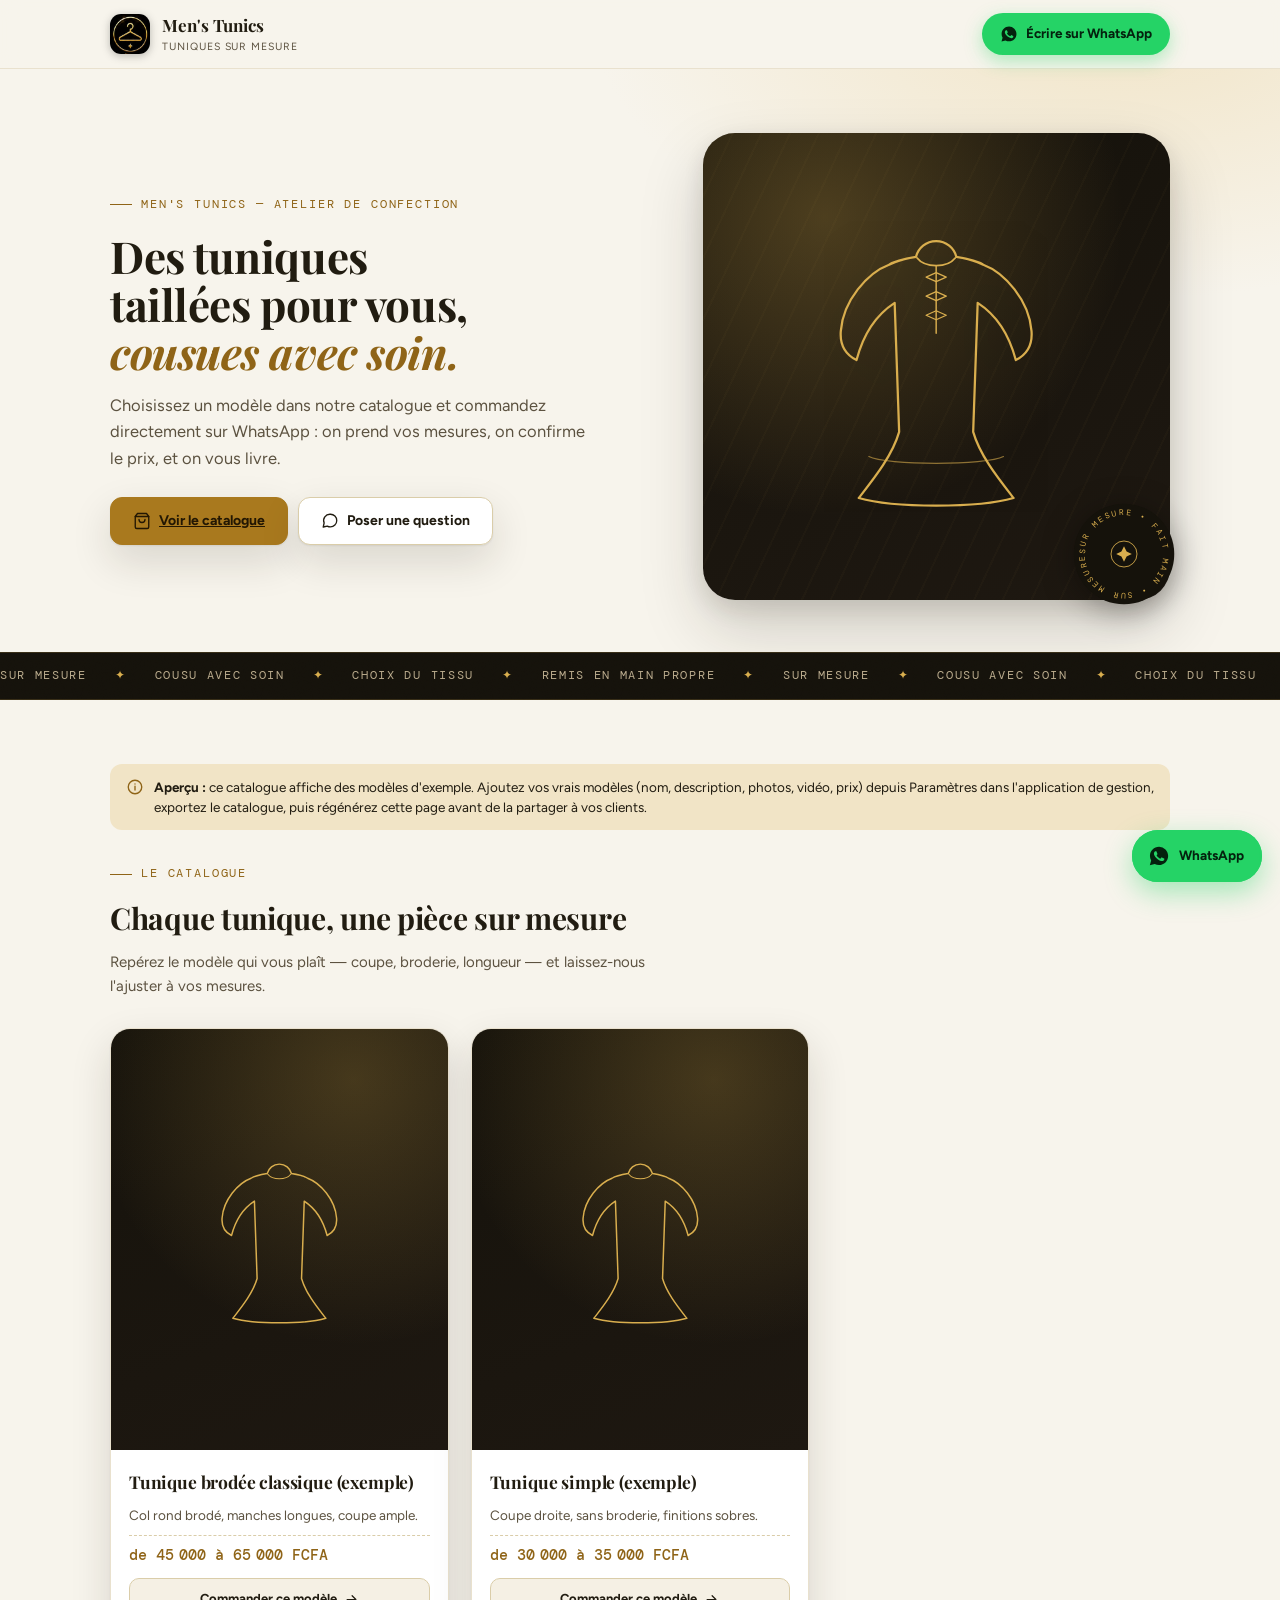
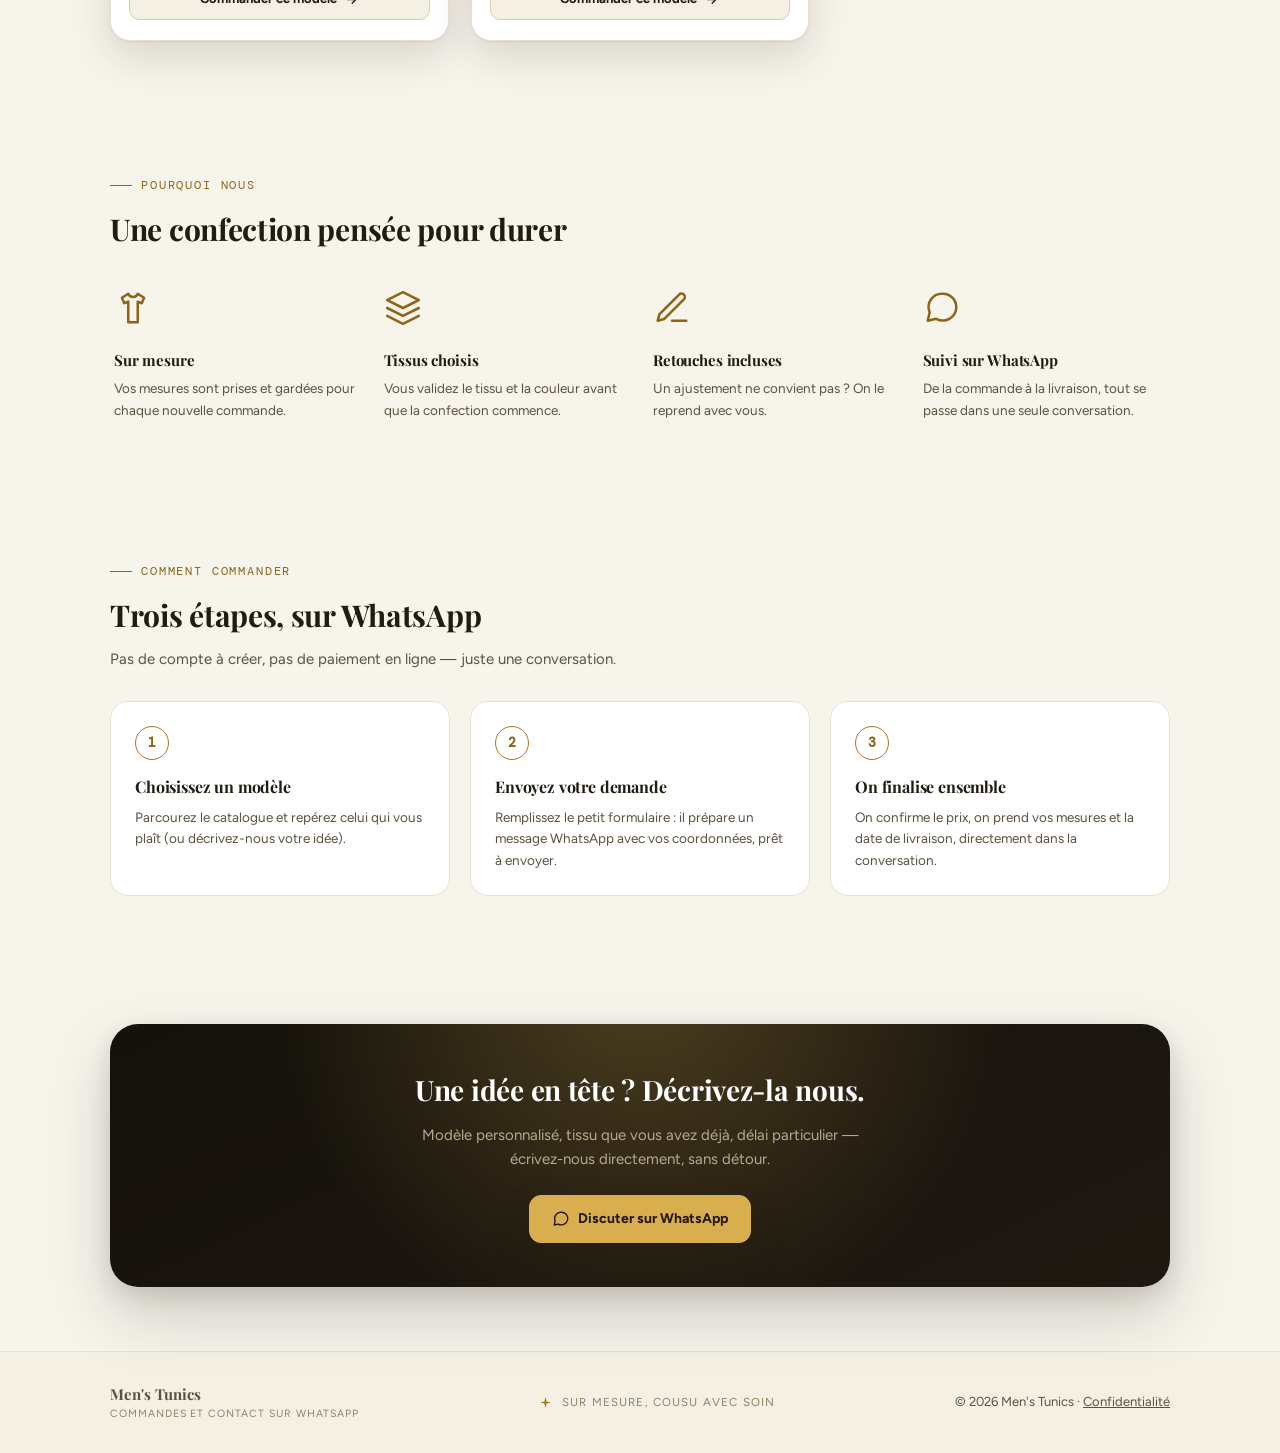
<file: index.html>
<!doctype html>
<html lang="fr">
<head>
<meta charset="utf-8">
<meta name="google-site-verification" content="r14WISEecHf7fl9Pkh3ZilUcinnhT2VSN7s3563Bkqk" />
<meta name="viewport" content="width=device-width,initial-scale=1,viewport-fit=cover">
<meta name="color-scheme" content="light dark">
<title>Boutique Men's Tunics</title>
<meta name="description" content="Catalogue de tuniques sur mesure — commandez directement sur WhatsApp.">
<link rel="icon" href="logo.png">
<link rel="preconnect" href="https://fonts.googleapis.com">
<link rel="preconnect" href="https://fonts.gstatic.com" crossorigin>
<link rel="stylesheet" href="https://fonts.googleapis.com/css2?family=DM+Mono:wght@400;500&family=Figtree:wght@400;500;600;700&family=Playfair+Display:ital,wght@0,600;0,700;1,600&display=swap">
<meta name="theme-color" content="#15120B">
<style>
:root{
  --bg:#F7F4EC; --surface:#FFFFFF; --surface-2:#F5F0E4; --ink:#211C11; --ink-2:#5C5240; --ink-3:#8C8264;
  --line:#E9E1CE; --line-2:#DACDA9;
  --dark:#15120B; --dark-2:#1E1811; --dark-ink:#B9AA8C; --dark-strong:#FFFFFF;
  --accent:#A9791E; --accent-hover:#8F6417; --on-accent:#231703; --accent-soft:#F1E4C6; --gold:#D9AE4E;
  --good-bg:#E5F4E5; --good-ink:#116b11;
  --wa:#25D366; --wa-ink:#0b3d17;
  --shadow:0 1px 2px rgba(33,28,17,.07),0 16px 40px rgba(33,28,17,.14);
  --shadow-lg:0 8px 24px rgba(33,28,17,.12),0 28px 64px rgba(33,28,17,.18);
  --scrim:rgba(21,18,11,.55);
  --mono:"DM Mono",ui-monospace,SFMono-Regular,Menlo,Consolas,monospace;
  --serif:"Playfair Display",Georgia,"Times New Roman",serif;
  color-scheme:light;
}
@media (prefers-color-scheme:dark){
  :root:not([data-theme="light"]){
    --bg:#14110A; --surface:#1E1910; --surface-2:#261F13; --ink:#F5EFDF; --ink-2:#C9BEA0; --ink-3:#948A6A;
    --line:#342B18; --line-2:#453A20; --dark-2:#0E0B06;
    --accent:#D9AE4E; --accent-hover:#E6BE66; --on-accent:#241703; --accent-soft:rgba(217,174,78,.16);
    --good-bg:rgba(17,163,17,.18); --good-ink:#7fdc7f;
    --shadow:0 1px 2px rgba(0,0,0,.4),0 16px 40px rgba(0,0,0,.5);
    --shadow-lg:0 8px 24px rgba(0,0,0,.45),0 32px 72px rgba(0,0,0,.6);
    --scrim:rgba(4,3,1,.66);
    color-scheme:dark;
  }
}
:root[data-theme="dark"]{
  --bg:#14110A; --surface:#1E1910; --surface-2:#261F13; --ink:#F5EFDF; --ink-2:#C9BEA0; --ink-3:#948A6A;
  --line:#342B18; --line-2:#453A20; --dark-2:#0E0B06;
  --accent:#D9AE4E; --accent-hover:#E6BE66; --on-accent:#241703; --accent-soft:rgba(217,174,78,.16);
  --good-bg:rgba(17,163,17,.18); --good-ink:#7fdc7f;
  --shadow:0 1px 2px rgba(0,0,0,.4),0 16px 40px rgba(0,0,0,.5);
  --shadow-lg:0 8px 24px rgba(0,0,0,.45),0 32px 72px rgba(0,0,0,.6);
  --scrim:rgba(4,3,1,.66);
  color-scheme:dark;
}
*{box-sizing:border-box}
html{scroll-behavior:smooth}
body{margin:0;background:var(--bg);color:var(--ink);font:400 15px/1.6 "Figtree",system-ui,-apple-system,"Segoe UI",sans-serif;-webkit-font-smoothing:antialiased;position:relative}
h1,h2,h3{font-family:var(--serif);text-wrap:balance;margin:0;letter-spacing:-.01em}
p{margin:0}
em{font-style:italic;color:var(--accent-hover)}
.num{font-variant-numeric:tabular-nums}
button{font:inherit;cursor:pointer;color:inherit}
img{max-width:100%;display:block}
a{color:inherit}
:focus-visible{outline:2px solid var(--accent);outline-offset:2px}
::selection{background:var(--accent);color:var(--on-accent)}
@media (prefers-reduced-motion:reduce){*{animation:none!important;transition:none!important}}

/* fine paper grain, very subtle, over the whole page */
body::before{
  content:"";position:fixed;inset:0;z-index:1;pointer-events:none;opacity:.035;mix-blend-mode:overlay;
  background-image:url("data:image/svg+xml,%3Csvg xmlns='http://www.w3.org/2000/svg' width='180' height='180'%3E%3Cfilter id='n'%3E%3CfeTurbulence type='fractalNoise' baseFrequency='0.9' numOctaves='2' stitchTiles='stitch'/%3E%3C/filter%3E%3Crect width='100%25' height='100%25' filter='url(%23n)'/%3E%3C/svg%3E");
}

.wrap{max-width:1100px;margin:0 auto;padding-inline:20px;position:relative;z-index:2}

.reveal{opacity:0;transform:translateY(18px);transition:opacity .7s cubic-bezier(.16,.8,.3,1),transform .7s cubic-bezier(.16,.8,.3,1)}
.reveal.is-visible{opacity:1;transform:none}
.reveal-stagger.is-visible>*{transition-delay:calc(var(--i,0) * 70ms)}

/* ---------- header ---------- */
.topbar{position:sticky;top:env(safe-area-inset-top,0px);z-index:30;background:color-mix(in srgb,var(--bg) 86%,transparent);backdrop-filter:blur(10px);border-bottom:1px solid var(--line)}
.topbar .wrap{display:flex;align-items:center;justify-content:space-between;gap:12px;padding-block:12px}
.brand{display:flex;align-items:center;gap:12px;min-width:0}
.brand img{width:40px;height:40px;border-radius:11px;flex:none;box-shadow:0 2px 8px rgba(0,0,0,.25)}
.brand b{display:block;font-family:var(--serif);font-size:17px;font-weight:700}
.brand small{display:block;font-size:10.5px;color:var(--ink-2);letter-spacing:.09em;text-transform:uppercase}
.btn-wa{display:inline-flex;align-items:center;gap:8px;height:42px;padding:0 18px;border-radius:999px;border:0;background:var(--wa);color:#04220e;font-weight:700;font-size:13.5px;white-space:nowrap;box-shadow:0 6px 18px rgba(37,211,102,.35);transition:transform .18s,box-shadow .18s}
.btn-wa:hover{transform:translateY(-1px);box-shadow:0 10px 22px rgba(37,211,102,.42)}
.btn-wa:active{transform:translateY(0)}
.btn-wa svg{width:18px;height:18px;flex:none}

/* ---------- hero ---------- */
.hero{position:relative;padding:64px 0 52px;overflow:hidden;background:radial-gradient(ellipse 900px 500px at 88% -12%,var(--accent-soft),transparent 60%)}
.hero .wrap{display:grid;grid-template-columns:minmax(0,1.08fr) minmax(0,.92fr);gap:44px;align-items:center}
.eyebrow{display:inline-flex;align-items:center;gap:9px;font-family:var(--mono);font-size:11.5px;letter-spacing:.16em;text-transform:uppercase;color:var(--accent-hover);margin-bottom:18px}
.eyebrow::before{content:"";width:22px;height:1px;background:var(--accent-hover)}
.hero h1{font-size:44px;font-weight:700;line-height:1.09}
.hero p.lede{margin-top:16px;font-size:16.5px;color:var(--ink-2);max-width:44ch}
.hero .cta{display:flex;gap:10px;flex-wrap:wrap;margin-top:26px}
.btn{display:inline-flex;align-items:center;gap:8px;height:48px;padding:0 22px;border-radius:12px;border:1px solid var(--line-2);background:var(--surface);font-weight:700;font-size:14px;box-shadow:var(--shadow);transition:transform .18s,box-shadow .18s,background .18s,border-color .18s}
.btn.primary{background:var(--accent);border-color:var(--accent);color:var(--on-accent)}
.btn.primary:hover{background:var(--accent-hover);border-color:var(--accent-hover);transform:translateY(-2px);box-shadow:var(--shadow-lg)}
.btn:hover{background:var(--surface-2);transform:translateY(-2px)}
.btn:active{transform:translateY(0)}

.hero-stage{position:relative;aspect-ratio:1/1;display:grid;place-items:center}
.hero-art{position:absolute;inset:0;border-radius:32px;background:linear-gradient(160deg,var(--dark),var(--dark-2));display:grid;place-items:center;box-shadow:var(--shadow-lg);overflow:hidden}
.hero-art::before{content:"";position:absolute;inset:0;background:radial-gradient(circle at 26% 18%,rgba(217,174,78,.28),transparent 58%)}
.hero-art::after{content:"";position:absolute;inset:0;opacity:.5;background-image:repeating-linear-gradient(115deg,rgba(217,174,78,.05) 0 2px,transparent 2px 26px)}
.tunic-art{width:48%;position:relative;color:var(--gold);animation:bob 6s ease-in-out infinite}
.tunic-art .tunic-body{filter:drop-shadow(0 10px 28px rgba(0,0,0,.5))}
@keyframes bob{0%,100%{transform:translateY(0)}50%{transform:translateY(-10px)}}
.badge-seal{position:absolute;right:-6px;bottom:-6px;width:104px;height:104px;color:var(--gold);filter:drop-shadow(0 6px 16px rgba(0,0,0,.35))}
.badge-seal .badge-spin{transform-origin:60px 60px;animation:spin 20s linear infinite}
@keyframes spin{to{transform:rotate(360deg)}}
.badge-seal .badge-disc{fill:var(--dark)}

/* ---------- marquee ---------- */
.marquee{background:var(--dark);color:var(--dark-ink);overflow:hidden;border-block:1px solid rgba(217,174,78,.18)}
.marquee-track{display:flex;width:max-content;gap:0;animation:marquee 26s linear infinite}
.marquee-track span{display:inline-flex;align-items:center;gap:14px;padding:13px 0;font-family:var(--mono);font-size:12px;letter-spacing:.14em;text-transform:uppercase;white-space:nowrap;padding-right:28px}
.marquee-track span.dot{color:var(--gold);padding-right:28px}
@keyframes marquee{from{transform:translateX(0)}to{transform:translateX(-50%)}}

/* ---------- banner ---------- */
.banner{display:flex;gap:10px;align-items:flex-start;padding:13px 16px;border-radius:12px;background:var(--accent-soft);font-size:13.5px;line-height:1.5;margin:0 0 28px}
.banner svg{flex:none;width:18px;height:18px;margin-top:1px;color:var(--accent-hover)}

/* ---------- section heads ---------- */
.section{padding:64px 0;position:relative}
.section-h{margin-bottom:30px;max-width:56ch}
.section-h .eyebrow{margin-bottom:10px}
.section-h h2{font-size:30px}
.section-h p{color:var(--ink-2);margin-top:8px;font-size:15px}

/* ---------- catalogue ---------- */
.grid{display:grid;grid-template-columns:repeat(auto-fill,minmax(258px,1fr));gap:22px}
.card{background:var(--surface);border:1px solid var(--line);border-radius:20px;overflow:hidden;display:flex;flex-direction:column;box-shadow:var(--shadow);transition:transform .28s cubic-bezier(.16,.8,.3,1),box-shadow .28s}
.card:hover{transform:translateY(-5px);box-shadow:var(--shadow-lg)}
.card .ph{aspect-ratio:4/5;background:linear-gradient(160deg,var(--dark),var(--dark-2));display:grid;place-items:center;position:relative;overflow:hidden}
.card .ph::before{content:"";position:absolute;inset:0;background:radial-gradient(circle at 72% 12%,rgba(217,174,78,.24),transparent 60%)}
.card .ph svg{width:40%;position:relative;color:var(--gold);transition:transform .4s cubic-bezier(.16,.8,.3,1)}
.card:hover .ph svg{transform:scale(1.06) translateY(-3px)}
.card .ph img.real{width:100%;height:100%;object-fit:cover;transition:transform .5s cubic-bezier(.16,.8,.3,1)}
.card:hover .ph img.real{transform:scale(1.045)}
.card .body{padding:18px 18px 20px;display:flex;flex-direction:column;gap:9px;flex:1}
.card h3{font-size:17.5px}
.card p.desc{color:var(--ink-2);font-size:13.5px;flex:1}
.card .price{font-family:var(--mono);font-weight:500;font-size:14.5px;color:var(--accent-hover);padding-top:8px;border-top:1px dashed var(--line-2)}
.card .order{margin-top:2px;height:42px;border-radius:10px;border:1px solid var(--line-2);background:var(--surface-2);font-weight:700;font-size:13px;display:flex;align-items:center;justify-content:center;gap:7px;transition:background .18s,border-color .18s,color .18s}
.card .order:hover{background:var(--accent);border-color:var(--accent);color:var(--on-accent)}
.card .order svg{width:15px;height:15px;transition:transform .18s}
.card .order:hover svg{transform:translateX(2px)}
.card .ph[data-act="lightbox"]{cursor:zoom-in}
.ph-badge{position:absolute;top:10px;right:10px;background:rgba(21,18,11,.62);color:#fff;font:600 11.5px/1 var(--mono);padding:5px 8px;border-radius:20px;backdrop-filter:blur(2px)}
.ph-play{position:absolute;inset:0;display:grid;place-items:center}
.ph-play i{width:46px;height:46px;border-radius:50%;background:rgba(21,18,11,.55);backdrop-filter:blur(2px);display:grid;place-items:center;transition:transform .22s,background .22s}
.card:hover .ph-play i{transform:scale(1.08);background:var(--accent)}
.ph-play svg{width:18px;height:18px;color:#fff;margin-left:2px}
.ph-play.corner{inset:auto 10px 10px auto}
.ph-play.corner i{width:30px;height:30px}
.ph-play.corner svg{width:13px;height:13px;margin-left:1px}

/* ---------- vitrine (lightbox photos/vidéo) ---------- */
.modal.lightbox{width:min(640px,100%);padding:16px;background:var(--dark)}
.lightbox-stage{aspect-ratio:4/3;border-radius:14px;overflow:hidden;background:#000;display:grid;place-items:center}
.lightbox-stage img,.lightbox-stage video{width:100%;height:100%;object-fit:contain;background:#000}
.lightbox .icon-x{background:rgba(255,255,255,.12);color:#fff}
.lightbox .icon-x:hover{background:rgba(255,255,255,.22)}
.lightbox-nav{display:flex;align-items:center;justify-content:center;gap:16px;margin-top:12px}
.lightbox-nav button{width:36px;height:36px;border-radius:50%;border:1px solid rgba(255,255,255,.25);background:rgba(255,255,255,.08);color:#fff;display:grid;place-items:center;flex:none}
.lightbox-nav button:hover{background:rgba(255,255,255,.18)}
.lightbox-nav svg{width:16px;height:16px}
.lightbox-dots{display:flex;gap:6px}
.lightbox-dots i{width:6px;height:6px;border-radius:50%;background:rgba(255,255,255,.35)}
.lightbox-dots i.on{background:var(--gold)}

/* ---------- features ---------- */
.features{display:grid;grid-template-columns:repeat(4,minmax(0,1fr));gap:18px}
.feature{padding:6px 4px}
.feature .ic{width:38px;height:38px;color:var(--accent-hover);margin-bottom:14px}
.feature h3{font-size:15px;margin-bottom:6px}
.feature p{color:var(--ink-2);font-size:13.5px}

/* ---------- how it works ---------- */
.steps{display:grid;grid-template-columns:repeat(3,minmax(0,1fr));gap:20px;position:relative}
.step{background:var(--surface);border:1px solid var(--line);border-radius:18px;padding:24px;position:relative;transition:transform .25s,box-shadow .25s}
.step:hover{transform:translateY(-4px);box-shadow:var(--shadow-lg)}
.step b.n{display:inline-flex;align-items:center;justify-content:center;width:34px;height:34px;border-radius:50%;border:1.5px solid var(--accent);color:var(--accent-hover);font-weight:700;font-family:var(--mono);font-size:13px;margin-bottom:14px}
.step h3{font-size:16px;margin-bottom:7px}
.step p{color:var(--ink-2);font-size:13.5px}

/* ---------- CTA band ---------- */
.cta-band{border-radius:28px;background:linear-gradient(155deg,var(--dark),var(--dark-2));color:var(--dark-strong);padding:44px 36px;text-align:center;position:relative;overflow:hidden;box-shadow:var(--shadow-lg)}
.cta-band::before{content:"";position:absolute;inset:0;background:radial-gradient(circle at 50% -20%,rgba(217,174,78,.28),transparent 60%)}
.cta-band>*{position:relative}
.cta-band h2{color:#fff;font-size:28px}
.cta-band p{color:var(--dark-ink);margin-top:10px;max-width:48ch;margin-inline:auto}
.cta-band .cta{display:flex;justify-content:center;margin-top:24px}
.cta-band .btn.primary{background:var(--gold);border-color:var(--gold);color:#241703}

/* ---------- footer ---------- */
footer{border-top:1px solid var(--line);padding:30px 0 calc(30px + env(safe-area-inset-bottom,0px));background:var(--surface-2)}
footer .wrap{display:flex;justify-content:space-between;align-items:center;gap:14px;flex-wrap:wrap;font-size:13px;color:var(--ink-2)}
footer .brand small{color:var(--ink-3)}
.rule-mark{display:flex;align-items:center;gap:10px;color:var(--ink-3);font-size:11.5px;letter-spacing:.1em;text-transform:uppercase}
.rule-mark svg{width:13px;height:13px;color:var(--accent)}

/* ---------- floating WhatsApp fab ---------- */
.fab{position:fixed;right:18px;bottom:calc(18px + env(safe-area-inset-bottom,0px));z-index:40;display:inline-flex;align-items:center;gap:9px;height:52px;padding:0 18px 0 16px;border-radius:999px;border:0;background:var(--wa);color:#04220e;font-weight:700;font-size:13.5px;box-shadow:0 10px 28px rgba(37,211,102,.4);opacity:0;transform:translateY(14px) scale(.94);pointer-events:none;transition:opacity .3s,transform .3s}
.fab.show{opacity:1;transform:none;pointer-events:auto}
.fab svg{width:22px;height:22px;flex:none}
.fab .fab-ring{position:absolute;inset:0;border-radius:999px;border:2px solid var(--wa);animation:ring 2.2s ease-out infinite}
@keyframes ring{0%{opacity:.6;transform:scale(1)}100%{opacity:0;transform:scale(1.35)}}

/* ---------- modal (commande) ---------- */
.scrim{position:fixed;inset:0;background:var(--scrim);z-index:50;animation:fade .18s ease-out}
.modal-wrap{position:fixed;inset:0;z-index:51;display:grid;place-items:center;padding:16px}
.modal{width:min(480px,100%);max-height:calc(100dvh - 32px);overflow:auto;background:var(--surface);border-radius:22px;box-shadow:var(--shadow-lg);padding:26px;position:relative;animation:pop .2s cubic-bezier(.16,.8,.3,1)}
@keyframes fade{from{opacity:0}to{opacity:1}}
@keyframes pop{from{opacity:0;transform:translateY(10px) scale(.98)}to{opacity:1;transform:none}}
.modal h2{font-size:21px;margin-bottom:5px}
.modal p.sub{color:var(--ink-2);font-size:13.5px;margin-bottom:18px}
.fld{display:flex;flex-direction:column;gap:6px;margin-bottom:14px}
.fld span{font-weight:600;font-size:12.5px;color:var(--ink-2)}
.fld input,.fld select,.fld textarea{height:44px;padding:0 13px;border:1px solid var(--line-2);border-radius:10px;background:var(--bg);color:var(--ink);font:inherit}
.fld textarea{height:auto;min-height:76px;padding:10px 13px;resize:vertical}
.fld input:focus,.fld select:focus,.fld textarea:focus{outline:2px solid var(--accent);outline-offset:0;border-color:var(--accent)}
.modal .r{display:flex;justify-content:flex-end;gap:10px;margin-top:8px}
.icon-x{width:36px;height:36px;border-radius:9px;border:0;background:none;display:grid;place-items:center;color:var(--ink-2);position:absolute;top:14px;right:14px}
.icon-x:hover{background:var(--surface-2)}

@media (max-width:820px){
  .hero .wrap{grid-template-columns:1fr}
  .hero-stage{width:100%;max-width:300px;margin:0 auto}
  .steps{grid-template-columns:1fr}
  .features{grid-template-columns:repeat(2,minmax(0,1fr))}
  .cta-band{padding:36px 22px}
}
@media (max-width:520px){
  .hero{padding:44px 0 36px}
  .hero h1{font-size:32px}
  .brand small{display:none}
  .section{padding:48px 0}
  .cta-band h2{font-size:24px}
}
</style>
</head>
<body>

<div class="topbar"><div class="wrap">
  <div class="brand"><img src="logo.png" alt=""><div><b>Men's Tunics</b><small>Tuniques sur mesure</small></div></div>
  <button class="btn-wa" data-act="wa-general"><svg viewBox="0 0 24 24" fill="currentColor" aria-hidden="true"><path d="M12.04 2C6.58 2 2.13 6.45 2.13 11.91c0 1.75.46 3.45 1.32 4.95L2 22l5.29-1.39a9.9 9.9 0 0 0 4.75 1.21h.01c5.46 0 9.91-4.45 9.91-9.91 0-2.65-1.03-5.14-2.9-7.01A9.82 9.82 0 0 0 12.04 2Zm5.8 14.1c-.24.68-1.4 1.32-1.93 1.4-.5.08-1.1.11-1.78-.11-.41-.13-.94-.31-1.61-.6-2.85-1.23-4.7-4.1-4.85-4.29-.14-.19-1.16-1.54-1.16-2.93s.72-2.08.98-2.36c.25-.28.55-.35.74-.35h.53c.17 0 .4-.06.62.48.24.58.8 2 .87 2.14.07.15.12.32.02.51-.09.19-.14.31-.28.48-.14.16-.29.36-.42.48-.14.13-.28.28-.12.55.16.28.72 1.19 1.55 1.93 1.06.95 1.96 1.24 2.24 1.38.28.14.44.12.6-.07.17-.19.7-.81.89-1.09.19-.28.37-.23.62-.14.25.09 1.6.75 1.87.89.28.14.46.21.53.32.07.12.07.68-.17 1.36Z"/></svg><span>Écrire sur WhatsApp</span></button>
</div></div>

<section class="hero"><div class="wrap">
  <div>
    <span class="eyebrow">Men's Tunics — Atelier de confection</span>
    <h1>Des tuniques taillées pour vous,<br><em>cousues avec soin.</em></h1>
    <p class="lede">Choisissez un modèle dans notre catalogue et commandez directement sur WhatsApp : on prend vos mesures, on confirme le prix, et on vous livre.</p>
    <div class="cta">
      <a class="btn primary" href="#catalogue"><svg width="18" height="18" viewBox="0 0 24 24" fill="none" stroke="currentColor" stroke-width="1.8" stroke-linecap="round" stroke-linejoin="round" aria-hidden="true"><path d="M6 2 3 6v14a2 2 0 0 0 2 2h14a2 2 0 0 0 2-2V6l-3-4Z"/><path d="M3 6h18"/><path d="M16 10a4 4 0 0 1-8 0"/></svg>Voir le catalogue</a>
      <button class="btn" data-act="wa-general"><svg width="18" height="18" viewBox="0 0 24 24" fill="none" stroke="currentColor" stroke-width="1.8" stroke-linecap="round" stroke-linejoin="round" aria-hidden="true"><path d="M21 11.5a8.38 8.38 0 0 1-8.5 8.38 8.5 8.5 0 0 1-4.13-1.07L3 20l1.19-5.37A8.4 8.4 0 0 1 12.5 3a8.38 8.38 0 0 1 8.5 8.5Z"/></svg>Poser une question</button>
    </div>
  </div>
  <div class="hero-stage">
    <div class="hero-art">
      <svg class="tunic-art" viewBox="0 0 200 260" aria-hidden="true">
        <path class="tunic-body" fill="none" stroke="currentColor" stroke-width="2" stroke-linejoin="round" stroke-linecap="round" d="M100 18
          C 91 18 84 24 82 32
          C 64 35 58 39 58 39
          C 39 46 17 71 15 98
          C 14 110 19 119 29 124
          C 35 101 46 84 63 73
          L 67 188
          C 61 209 45 229 31 247
          C 62 256 138 256 169 247
          C 155 229 139 209 133 188
          L 137 73
          C 154 84 165 101 171 124
          C 181 119 186 110 185 98
          C 183 71 161 46 142 39
          C 142 39 136 35 118 32
          C 116 24 109 18 100 18 Z"/>
        <path fill="none" stroke="currentColor" stroke-width="1.6" stroke-linecap="round" d="M83 33 C 90 42 110 42 117 33"/>
        <path stroke="currentColor" stroke-width="1.3" stroke-linecap="round" d="M100 40 L100 100"/>
        <g stroke="currentColor" stroke-width="1.1" stroke-linecap="round" stroke-linejoin="round" fill="none">
          <path d="M91 50 L100 46 L109 50 L100 54 Z"/>
          <path d="M91 67 L100 63 L109 67 L100 71 Z"/>
          <path d="M91 84 L100 80 L109 84 L100 88 Z"/>
        </g>
        <path fill="none" stroke="currentColor" stroke-width="1.1" stroke-linecap="round" d="M40 210 C 55 218 145 218 160 210" opacity=".6"/>
      </svg>
    </div>
    <svg class="badge-seal" viewBox="0 0 120 120" aria-hidden="true">
      <defs><path id="badge-circle" d="M60,60 m-45,0 a45,45 0 1,1 90,0 a45,45 0 1,1 -90,0"/></defs>
      <circle class="badge-disc" cx="60" cy="60" r="58"/>
      <g class="badge-spin">
        <text font-family="'DM Mono',monospace" font-size="9.3" letter-spacing="2.3" fill="currentColor">
          <textPath href="#badge-circle" startOffset="0%">SUR MESURE • FAIT MAIN • SUR MESURE • FAIT MAIN •</textPath>
        </text>
      </g>
      <circle cx="60" cy="60" r="15" fill="none" stroke="currentColor" stroke-width="1"/>
      <path d="M60 51 L63 57 L69 60 L63 63 L60 69 L57 63 L51 60 L57 57 Z" fill="currentColor"/>
    </svg>
  </div>
</div></section>

<div class="marquee" aria-hidden="true"><div class="marquee-track">
  <span>Sur mesure</span><span class="dot">✦</span><span>Cousu avec soin</span><span class="dot">✦</span><span>Choix du tissu</span><span class="dot">✦</span><span>Remis en main propre</span><span class="dot">✦</span>
  <span>Sur mesure</span><span class="dot">✦</span><span>Cousu avec soin</span><span class="dot">✦</span><span>Choix du tissu</span><span class="dot">✦</span><span>Remis en main propre</span><span class="dot">✦</span>
</div></div>

<section class="section" id="catalogue"><div class="wrap">
  <div id="example-banner"></div>
  <div class="section-h reveal"><span class="eyebrow">Le catalogue</span><h2>Chaque tunique, une pièce sur mesure</h2><p>Repérez le modèle qui vous plaît — coupe, broderie, longueur — et laissez-nous l'ajuster à vos mesures.</p></div>
  <div class="grid reveal-stagger reveal" id="grid"></div>
</div></section>

<section class="section"><div class="wrap">
  <div class="section-h reveal"><span class="eyebrow">Pourquoi nous</span><h2>Une confection pensée pour durer</h2></div>
  <div class="features reveal-stagger reveal">
    <div class="feature" style="--i:0"><svg class="ic" viewBox="0 0 24 24" fill="none" stroke="currentColor" stroke-width="1.6" stroke-linecap="round" stroke-linejoin="round"><path d="M9 3 5 5.5 6.5 9 9 8v13h6V8l2.5 1L19 5.5 15 3a3.2 3.2 0 0 1-6 0Z"/></svg><h3>Sur mesure</h3><p>Vos mesures sont prises et gardées pour chaque nouvelle commande.</p></div>
    <div class="feature" style="--i:1"><svg class="ic" viewBox="0 0 24 24" fill="none" stroke="currentColor" stroke-width="1.6" stroke-linecap="round" stroke-linejoin="round"><path d="M12 2 2 7l10 5 10-5-10-5Z"/><path d="M2 17l10 5 10-5M2 12l10 5 10-5"/></svg><h3>Tissus choisis</h3><p>Vous validez le tissu et la couleur avant que la confection commence.</p></div>
    <div class="feature" style="--i:2"><svg class="ic" viewBox="0 0 24 24" fill="none" stroke="currentColor" stroke-width="1.6" stroke-linecap="round" stroke-linejoin="round"><path d="M12 20h9M16.5 3.5a2.121 2.121 0 0 1 3 3L7 19l-4 1 1-4Z"/></svg><h3>Retouches incluses</h3><p>Un ajustement ne convient pas ? On le reprend avec vous.</p></div>
    <div class="feature" style="--i:3"><svg class="ic" viewBox="0 0 24 24" fill="none" stroke="currentColor" stroke-width="1.6" stroke-linecap="round" stroke-linejoin="round"><path d="M21 11.5a8.38 8.38 0 0 1-8.5 8.38 8.5 8.5 0 0 1-4.13-1.07L3 20l1.19-5.37A8.4 8.4 0 0 1 12.5 3a8.38 8.38 0 0 1 8.5 8.5Z"/></svg><h3>Suivi sur WhatsApp</h3><p>De la commande à la livraison, tout se passe dans une seule conversation.</p></div>
  </div>
</div></section>

<section class="section"><div class="wrap">
  <div class="section-h reveal"><span class="eyebrow">Comment commander</span><h2>Trois étapes, sur WhatsApp</h2><p>Pas de compte à créer, pas de paiement en ligne — juste une conversation.</p></div>
  <div class="steps reveal-stagger reveal">
    <div class="step" style="--i:0"><b class="n">1</b><h3>Choisissez un modèle</h3><p>Parcourez le catalogue et repérez celui qui vous plaît (ou décrivez-nous votre idée).</p></div>
    <div class="step" style="--i:1"><b class="n">2</b><h3>Envoyez votre demande</h3><p>Remplissez le petit formulaire : il prépare un message WhatsApp avec vos coordonnées, prêt à envoyer.</p></div>
    <div class="step" style="--i:2"><b class="n">3</b><h3>On finalise ensemble</h3><p>On confirme le prix, on prend vos mesures et la date de livraison, directement dans la conversation.</p></div>
  </div>
</div></section>

<section class="section"><div class="wrap">
  <div class="cta-band reveal">
    <h2>Une idée en tête ? Décrivez-la nous.</h2>
    <p>Modèle personnalisé, tissu que vous avez déjà, délai particulier — écrivez-nous directement, sans détour.</p>
    <div class="cta"><button class="btn primary" data-act="wa-general"><svg width="18" height="18" viewBox="0 0 24 24" fill="none" stroke="currentColor" stroke-width="1.8" stroke-linecap="round" stroke-linejoin="round" aria-hidden="true"><path d="M21 11.5a8.38 8.38 0 0 1-8.5 8.38 8.5 8.5 0 0 1-4.13-1.07L3 20l1.19-5.37A8.4 8.4 0 0 1 12.5 3a8.38 8.38 0 0 1 8.5 8.5Z"/></svg>Discuter sur WhatsApp</button></div>
  </div>
</div></section>

<footer><div class="wrap">
  <div class="brand"><div><b style="font-family:var(--serif);font-size:15px">Men's Tunics</b><small>Commandes et contact sur WhatsApp</small></div></div>
  <span class="rule-mark"><svg viewBox="0 0 24 24" fill="currentColor" aria-hidden="true"><path d="M12 2 14 10 22 12 14 14 12 22 10 14 2 12 10 10Z"/></svg>Sur mesure, cousu avec soin</span>
  <span>© <span id="year"></span> Men's Tunics · <a href="privacy.html">Confidentialité</a></span>
</div></footer>

<button class="fab" id="fab" data-act="wa-general" aria-label="Écrire sur WhatsApp">
  <span class="fab-ring" aria-hidden="true"></span>
  <svg viewBox="0 0 24 24" fill="currentColor" aria-hidden="true"><path d="M12.04 2C6.58 2 2.13 6.45 2.13 11.91c0 1.75.46 3.45 1.32 4.95L2 22l5.29-1.39a9.9 9.9 0 0 0 4.75 1.21h.01c5.46 0 9.91-4.45 9.91-9.91 0-2.65-1.03-5.14-2.9-7.01A9.82 9.82 0 0 0 12.04 2Zm5.8 14.1c-.24.68-1.4 1.32-1.93 1.4-.5.08-1.1.11-1.78-.11-.41-.13-.94-.31-1.61-.6-2.85-1.23-4.7-4.1-4.85-4.29-.14-.19-1.16-1.54-1.16-2.93s.72-2.08.98-2.36c.25-.28.55-.35.74-.35h.53c.17 0 .4-.06.62.48.24.58.8 2 .87 2.14.07.15.12.32.02.51-.09.19-.14.31-.28.48-.14.16-.29.36-.42.48-.14.13-.28.28-.12.55.16.28.72 1.19 1.55 1.93 1.06.95 1.96 1.24 2.24 1.38.28.14.44.12.6-.07.17-.19.7-.81.89-1.09.19-.28.37-.23.62-.14.25.09 1.6.75 1.87.89.28.14.46.21.53.32.07.12.07.68-.17 1.36Z"/></svg>
  <span>WhatsApp</span>
</button>

<div id="modal-root"></div>

<script>
(async function(){
'use strict';
// Le numéro WhatsApp de la boutique : pour le changer, modifiez cette seule
// ligne directement dans l'éditeur de fichier de GitHub (index.html), sans
// rien reconstruire.
const WHATSAPP = "22392854577"; // +223 92 85 45 77, sans le "+" (format wa.me)

// Modèles de secours, affichés uniquement si "modeles_synced.json" est
// introuvable (site tout juste déposé, ou ouvert en local par fichier).
// Le vrai catalogue vit dans modeles_synced.json, à côté de ce fichier :
// il suffit de le remplacer (Paramètres > Exporter le catalogue dans
// l'application, puis déposer le fichier téléchargé sur GitHub) — cette
// page se met à jour toute seule au prochain chargement, sans rien
// reconstruire.
const FALLBACK_MODELES = [
  {"id": "MOD-001", "nom": "Tunique brodée classique (exemple)", "description": "Col rond brodé, manches longues, coupe ample.",
   "photos": [], "video": "", "prix": [45000, 55000, 65000, 0]},
  {"id": "MOD-002", "nom": "Tunique simple (exemple)", "description": "Coupe droite, sans broderie, finitions sobres.",
   "photos": [], "video": "", "prix": [30000, 35000, 0, 0]}
];
let MODELES = FALLBACK_MODELES;
try {
  const res = await fetch('modeles_synced.json', { cache: 'no-store' });
  if (res.ok) {
    const data = await res.json();
    if (Array.isArray(data) && data.length) MODELES = data;
  }
} catch (e) { /* pas de réseau, fichier absent, ou ouvert en local (file://) : on garde le catalogue de secours */ }
const HAS_EXAMPLES = MODELES.some((m) => (m.nom || '').includes('(exemple)'));
document.getElementById('year').textContent = new Date().getFullYear();

const esc = (s) => String(s == null ? '' : s).replace(/[&<>"']/g, (c) => ({'&':'&amp;','<':'&lt;','>':'&gt;','"':'&quot;',"'":'&#39;'}[c]));
const fmt = (n) => Math.round(n).toLocaleString('fr-FR').replace(/ | /g, ' ');
const priceLine = (prix) => {
  const p = (prix || []).filter((x) => x > 0);
  if (!p.length) return 'Prix sur demande';
  const min = Math.min(...p), max = Math.max(...p);
  return min === max ? `${fmt(min)} FCFA` : `de ${fmt(min)} à ${fmt(max)} FCFA`;
};
const tunicSvg = `<svg viewBox="0 0 200 260" fill="none" stroke="currentColor" stroke-width="2.2" stroke-linejoin="round" stroke-linecap="round" aria-hidden="true">
  <path d="M100 18 C 91 18 84 24 82 32 C 64 35 58 39 58 39 C 39 46 17 71 15 98 C 14 110 19 119 29 124 C 35 101 46 84 63 73 L 67 188 C 61 209 45 229 31 247 C 62 256 138 256 169 247 C 155 229 139 209 133 188 L 137 73 C 154 84 165 101 171 124 C 181 119 186 110 185 98 C 183 71 161 46 142 39 C 142 39 136 35 118 32 C 116 24 109 18 100 18 Z"/>
  <path stroke-width="1.6" d="M83 33 C 90 42 110 42 117 33"/>
</svg>`;

function waLink(text){ return `https://wa.me/${WHATSAPP}?text=${encodeURIComponent(text)}`; }
function openWa(text){ window.open(waLink(text), '_blank', 'noopener'); }

document.getElementById('example-banner').innerHTML = HAS_EXAMPLES
  ? `<div class="banner">${infoIcon()}<span><b>Aperçu :</b> ce catalogue affiche des modèles d'exemple. Ajoutez vos vrais modèles (nom, description, photos, vidéo, prix) depuis Paramètres dans l'application de gestion, exportez le catalogue, puis régénérez cette page avant de la partager à vos clients.</span></div>`
  : '';
function infoIcon(){ return `<svg viewBox="0 0 24 24" fill="none" stroke="currentColor" stroke-width="1.8" stroke-linecap="round" stroke-linejoin="round"><circle cx="12" cy="12" r="9"/><path d="M12 11v5M12 8h.01"/></svg>`; }
function playIcon(){ return `<svg viewBox="0 0 24 24" fill="currentColor" aria-hidden="true"><path d="M8 5v14l11-7Z"/></svg>`; }
function chevIcon(dir){ return dir === 'l' ? `<svg viewBox="0 0 24 24" fill="none" stroke="currentColor" stroke-width="2" stroke-linecap="round" stroke-linejoin="round"><path d="m15 18-6-6 6-6"/></svg>` : `<svg viewBox="0 0 24 24" fill="none" stroke="currentColor" stroke-width="2" stroke-linecap="round" stroke-linejoin="round"><path d="m9 18 6-6-6-6"/></svg>`; }
const xIcon = () => `<svg width="18" height="18" viewBox="0 0 24 24" fill="none" stroke="currentColor" stroke-width="1.8" stroke-linecap="round" stroke-linejoin="round"><path d="M18 6 6 18M6 6l12 12"/></svg>`;
const photosOf = (m) => (m.photos && m.photos.length ? m.photos : (m.photo ? [m.photo] : []));

document.getElementById('grid').innerHTML = MODELES.map((m, i) => {
  const photos = photosOf(m);
  const hasMedia = photos.length || m.video;
  return `
  <article class="card" style="--i:${i}">
    <div class="ph" ${hasMedia ? `data-act="lightbox" data-id="${esc(m.id)}"` : ''}>${photos[0] ? `<img class="real" src="${esc(photos[0])}" alt="${esc(m.nom)}">` : tunicSvg}
      ${photos.length > 1 ? `<span class="ph-badge">+${photos.length - 1}</span>` : ''}
      ${m.video ? `<span class="ph-play${photos.length ? ' corner' : ''}"><i>${playIcon()}</i></span>` : ''}
    </div>
    <div class="body">
      <h3>${esc(m.nom)}</h3>
      <p class="desc">${esc(m.description || '')}</p>
      <p class="price num">${priceLine(m.prix)}</p>
      <button class="order" data-act="order" data-id="${esc(m.id)}">Commander ce modèle<svg viewBox="0 0 24 24" fill="none" stroke="currentColor" stroke-width="2" stroke-linecap="round" stroke-linejoin="round"><path d="M5 12h14M13 6l6 6-6 6"/></svg></button>
    </div>
  </article>`;
}).join('');

/* ----- galerie photos/vidéo (lightbox) ----- */
let lbItems = [], lbIdx = 0;
function openLightbox(modeleId){
  const m = MODELES.find((x) => x.id === modeleId);
  if (!m) return;
  lbItems = [...photosOf(m).map((src) => ({ type: 'img', src })), ...(m.video ? [{ type: 'video', src: m.video }] : [])];
  if (!lbItems.length) return;
  lbIdx = 0;
  renderLightbox();
}
function renderLightbox(){
  const it = lbItems[lbIdx];
  const stage = it.type === 'video'
    ? `<video src="${esc(it.src)}" controls autoplay playsinline></video>`
    : `<img src="${esc(it.src)}" alt="">`;
  document.getElementById('modal-root').innerHTML = `
    <div class="scrim" data-act="close-modal"></div>
    <div class="modal-wrap"><div class="modal lightbox" role="dialog" aria-modal="true" aria-label="Photos et vidéo du modèle">
      <button class="icon-x" data-act="close-modal" aria-label="Fermer">${xIcon()}</button>
      <div class="lightbox-stage">${stage}</div>
      ${lbItems.length > 1 ? `<div class="lightbox-nav">
        <button type="button" data-act="lb-prev" aria-label="Précédent">${chevIcon('l')}</button>
        <span class="lightbox-dots">${lbItems.map((_, i) => `<i class="${i === lbIdx ? 'on' : ''}"></i>`).join('')}</span>
        <button type="button" data-act="lb-next" aria-label="Suivant">${chevIcon('r')}</button>
      </div>` : ''}
    </div></div>`;
}

function openOrderModal(modeleId){
  const m = MODELES.find((x) => x.id === modeleId);
  const opts = `<option value="">— À discuter —</option>` + MODELES.map((x) => `<option value="${esc(x.id)}" ${x.id === modeleId ? 'selected' : ''}>${esc(x.nom)}</option>`).join('');
  document.getElementById('modal-root').innerHTML = `
    <div class="scrim" data-act="close-modal"></div>
    <div class="modal-wrap"><div class="modal" role="dialog" aria-modal="true" aria-labelledby="om-title">
      <button class="icon-x" data-act="close-modal" aria-label="Fermer"><svg width="18" height="18" viewBox="0 0 24 24" fill="none" stroke="currentColor" stroke-width="1.8" stroke-linecap="round" stroke-linejoin="round"><path d="M18 6 6 18M6 6l12 12"/></svg></button>
      <h2 id="om-title">Commander</h2>
      <p class="sub">Ces informations préparent votre message WhatsApp — rien n'est envoyé avant que vous cliquiez sur « Envoyer sur WhatsApp ».</p>
      <div class="fld"><span>Votre nom *</span><input id="om-nom" required placeholder="Votre nom"></div>
      <div class="fld"><span>Votre téléphone *</span><input id="om-tel" required placeholder="Ex. 07 00 00 00 00" inputmode="tel"></div>
      <div class="fld"><span>Modèle souhaité</span><select id="om-modele">${opts}</select></div>
      <div class="fld"><span>Message (mesures, couleur, précisions…)</span><textarea id="om-msg" placeholder="Facultatif"></textarea></div>
      <div class="r"><button class="btn" data-act="close-modal">Annuler</button><button class="btn primary" data-act="send-order"><svg width="16" height="16" viewBox="0 0 24 24" fill="currentColor" aria-hidden="true"><path d="M12.04 2C6.58 2 2.13 6.45 2.13 11.91c0 1.75.46 3.45 1.32 4.95L2 22l5.29-1.39a9.9 9.9 0 0 0 4.75 1.21h.01c5.46 0 9.91-4.45 9.91-9.91 0-2.65-1.03-5.14-2.9-7.01A9.82 9.82 0 0 0 12.04 2Z"/></svg>Envoyer sur WhatsApp</button></div>
    </div></div>`;
  document.getElementById('om-nom').focus();
}
function closeModal(){ document.getElementById('modal-root').innerHTML = ''; }

document.addEventListener('click', (ev) => {
  const el = ev.target.closest('[data-act]'); if (!el) return;
  const act = el.dataset.act;
  if (act === 'wa-general') openWa("Bonjour Men's Tunics ! Je souhaite avoir des renseignements sur vos tuniques.");
  else if (act === 'order') openOrderModal(el.dataset.id);
  else if (act === 'lightbox') openLightbox(el.dataset.id);
  else if (act === 'lb-prev') { lbIdx = (lbIdx - 1 + lbItems.length) % lbItems.length; renderLightbox(); }
  else if (act === 'lb-next') { lbIdx = (lbIdx + 1) % lbItems.length; renderLightbox(); }
  else if (act === 'close-modal') closeModal();
  else if (act === 'send-order') {
    const nom = document.getElementById('om-nom').value.trim();
    const tel = document.getElementById('om-tel').value.trim();
    if (!nom || !tel) { (document.getElementById(nom ? 'om-tel' : 'om-nom')).focus(); return; }
    const modeleId = document.getElementById('om-modele').value;
    const modele = MODELES.find((x) => x.id === modeleId);
    const msg = document.getElementById('om-msg').value.trim();
    const lines = [
      "Bonjour Men's Tunics ! Je souhaite passer une commande.",
      `Modèle : ${modele ? modele.nom.replace(' (exemple)', '') : 'à discuter'}`,
      `Nom : ${nom}`,
      `Téléphone : ${tel}`,
      msg ? `Message : ${msg}` : null
    ].filter(Boolean);
    openWa(lines.join('\n'));
    closeModal();
  }
});
document.addEventListener('keydown', (ev) => {
  if (ev.key === 'Escape') closeModal();
  else if (lbItems.length > 1 && document.querySelector('.lightbox')) {
    if (ev.key === 'ArrowLeft') { lbIdx = (lbIdx - 1 + lbItems.length) % lbItems.length; renderLightbox(); }
    else if (ev.key === 'ArrowRight') { lbIdx = (lbIdx + 1) % lbItems.length; renderLightbox(); }
  }
});

/* reveal-on-scroll : progressive enhancement, everything is already visible without JS */
try {
  const targets = document.querySelectorAll('.reveal');
  if ('IntersectionObserver' in window && !window.matchMedia('(prefers-reduced-motion: reduce)').matches) {
    const io = new IntersectionObserver((entries) => {
      entries.forEach((e) => { if (e.isIntersecting) { e.target.classList.add('is-visible'); io.unobserve(e.target); } });
    }, { threshold: 0.12, rootMargin: '0px 0px -40px 0px' });
    targets.forEach((t) => io.observe(t));
  } else {
    targets.forEach((t) => t.classList.add('is-visible'));
  }
} catch (e) { document.querySelectorAll('.reveal').forEach((t) => t.classList.add('is-visible')); }

/* floating WhatsApp button appears once past the hero */
try {
  const fab = document.getElementById('fab');
  const hero = document.querySelector('.hero');
  if (fab && hero && 'IntersectionObserver' in window) {
    const io2 = new IntersectionObserver((entries) => {
      entries.forEach((e) => fab.classList.toggle('show', !e.isIntersecting));
    }, { threshold: 0 });
    io2.observe(hero);
  } else if (fab) { fab.classList.add('show'); }
} catch (e) { /* ignore */ }
})();
</script>
</body>
</html>
</file>
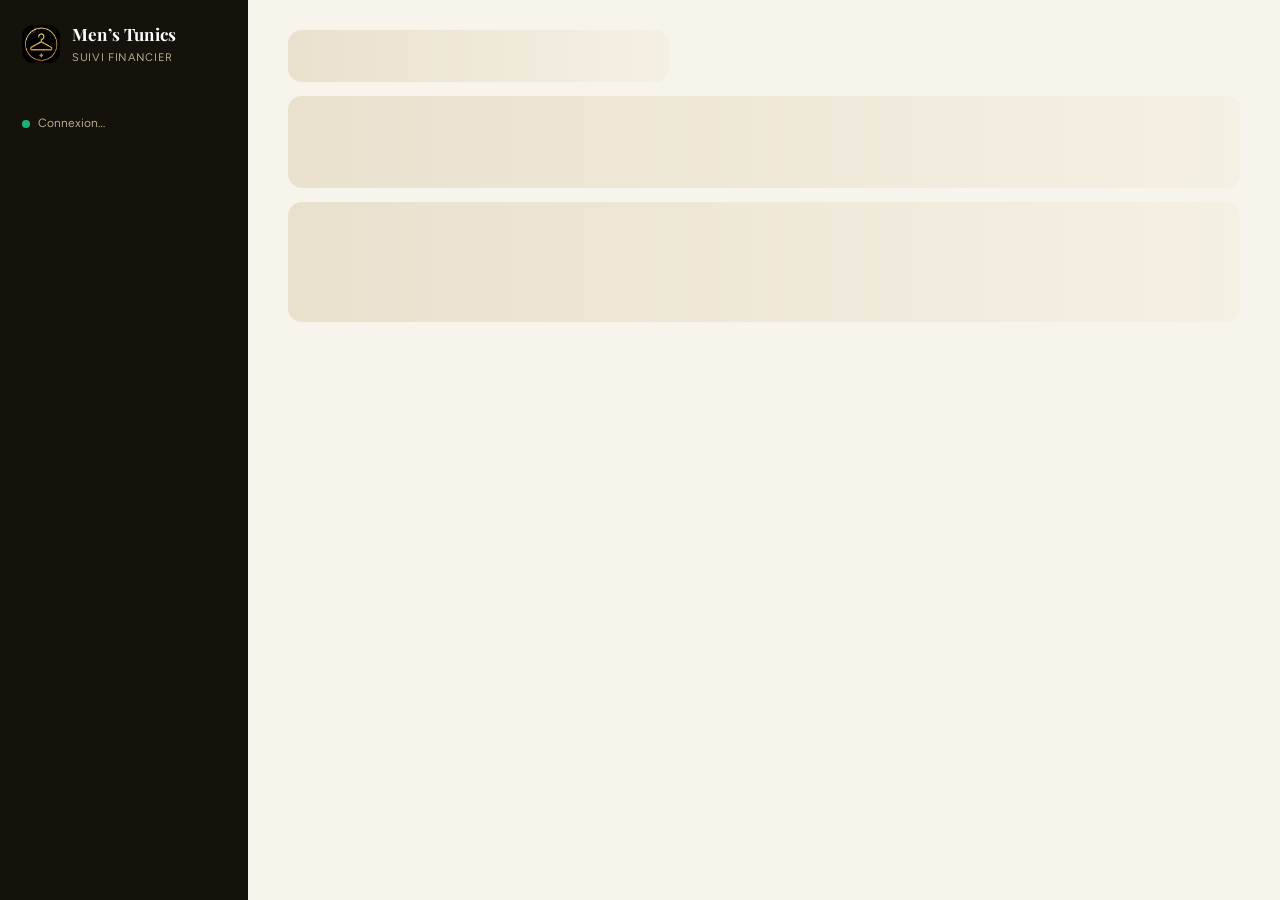
<file: app/index.html>
<!doctype html>
<html lang="fr">
<head>
<meta charset="utf-8">
<meta name="viewport" content="width=device-width,initial-scale=1,viewport-fit=cover">
<meta name="color-scheme" content="light dark">
<title>Men's Tunics</title>
<link rel="preconnect" href="https://fonts.googleapis.com">
<link rel="preconnect" href="https://fonts.gstatic.com" crossorigin>
<link rel="stylesheet" href="https://fonts.googleapis.com/css2?family=DM+Mono:wght@400;500&family=Figtree:wght@400;500;600;700&family=Playfair+Display:wght@700&display=swap">

<!-- Installation sur l'écran d'accueil (admin comme tailleur : chacun retrouve sa propre vue au lancement) -->
<link rel="manifest" href="manifest.json">
<meta name="theme-color" content="#15120B">
<meta name="mobile-web-app-capable" content="yes">
<meta name="apple-mobile-web-app-capable" content="yes">
<meta name="apple-mobile-web-app-status-bar-style" content="black-translucent">
<meta name="apple-mobile-web-app-title" content="Men's Tunics">
<link rel="apple-touch-icon" href="icon-192.png">
<link rel="stylesheet" href="app.css">
<script>
if ('serviceWorker' in navigator) {
  try { navigator.serviceWorker.register('sw.js').catch(() => {}); } catch (e) { /* ignore */ }
}
</script>
</head>
<body>
<svg width="0" height="0" style="position:absolute" aria-hidden="true" focusable="false">
  <defs>
    <symbol id="i-tunic" viewBox="0 0 24 24"><path d="M9 3 5 5.5 6.5 9 9 8v13h6V8l2.5 1L19 5.5 15 3a3.2 3.2 0 0 1-6 0Z"/><path d="M12 6.4V12"/></symbol>
    <symbol id="i-dash" viewBox="0 0 24 24"><rect x="3" y="3" width="7" height="9" rx="1.5"/><rect x="14" y="3" width="7" height="5" rx="1.5"/><rect x="14" y="12" width="7" height="9" rx="1.5"/><rect x="3" y="16" width="7" height="5" rx="1.5"/></symbol>
    <symbol id="i-bag" viewBox="0 0 24 24"><path d="M6 2 3 6v14a2 2 0 0 0 2 2h14a2 2 0 0 0 2-2V6l-3-4Z"/><path d="M3 6h18"/><path d="M16 10a4 4 0 0 1-8 0"/></symbol>
    <symbol id="i-receipt" viewBox="0 0 24 24"><path d="M5 2v20l2-1.3 2 1.3 2-1.3 2 1.3 2-1.3 2 1.3 2-1.3V2l-2 1.3L15 2l-2 1.3L11 2 9 3.3 7 2Z" transform="translate(-0.5 0)"/><path d="M8.5 8h7M8.5 12h7M8.5 16h4"/></symbol>
    <symbol id="i-wallet" viewBox="0 0 24 24"><path d="M19 7V4a1 1 0 0 0-1-1H5a2 2 0 0 0 0 4h15a1 1 0 0 1 1 1v4h-3a2 2 0 0 0 0 4h3a1 1 0 0 0 1-1v-2a1 1 0 0 0-1-1"/><path d="M3 5v14a2 2 0 0 0 2 2h15a1 1 0 0 0 1-1v-4"/></symbol>
    <symbol id="i-cal" viewBox="0 0 24 24"><rect x="3" y="4" width="18" height="18" rx="2"/><path d="M16 2v4M8 2v4M3 10h18"/><path d="M8 14h2M14 14h2M8 18h2"/></symbol>
    <symbol id="i-sliders" viewBox="0 0 24 24"><path d="M4 21v-7M4 10V3M12 21v-9M12 8V3M20 21v-5M20 12V3M1 14h6M9 8h6M17 16h6"/></symbol>
    <symbol id="i-plus" viewBox="0 0 24 24"><path d="M12 5v14M5 12h14"/></symbol>
    <symbol id="i-search" viewBox="0 0 24 24"><circle cx="11" cy="11" r="7"/><path d="m21 21-4.3-4.3"/></symbol>
    <symbol id="i-x" viewBox="0 0 24 24"><path d="M18 6 6 18M6 6l12 12"/></symbol>
    <symbol id="i-chev-l" viewBox="0 0 24 24"><path d="m15 18-6-6 6-6"/></symbol>
    <symbol id="i-chev-r" viewBox="0 0 24 24"><path d="m9 18 6-6-6-6"/></symbol>
    <symbol id="i-download" viewBox="0 0 24 24"><path d="M21 15v4a2 2 0 0 1-2 2H5a2 2 0 0 1-2-2v-4M7 10l5 5 5-5M12 15V3"/></symbol>
    <symbol id="i-alert" viewBox="0 0 24 24"><path d="m21.73 18-8-14a2 2 0 0 0-3.48 0l-8 14A2 2 0 0 0 4 21h16a2 2 0 0 0 1.73-3"/><path d="M12 9v4M12 17h.01"/></symbol>
    <symbol id="i-info" viewBox="0 0 24 24"><circle cx="12" cy="12" r="9"/><path d="M12 11v5M12 8h.01"/></symbol>
    <symbol id="i-trash" viewBox="0 0 24 24"><path d="M3 6h18M19 6v14a2 2 0 0 1-2 2H7a2 2 0 0 1-2-2V6m3 0V4a2 2 0 0 1 2-2h4a2 2 0 0 1 2 2v2"/></symbol>
    <symbol id="i-edit" viewBox="0 0 24 24"><path d="M12 20h9M16.5 3.5a2.121 2.121 0 0 1 3 3L7 19l-4 1 1-4Z"/></symbol>
    <symbol id="i-out" viewBox="0 0 24 24"><path d="M7 17 17 7M8 7h9v9"/></symbol>
    <symbol id="i-in" viewBox="0 0 24 24"><path d="M17 7 7 17M16 17H7V8"/></symbol>
    <symbol id="i-up" viewBox="0 0 24 24"><path d="M12 19V5M5 12l7-7 7 7"/></symbol>
    <symbol id="i-down" viewBox="0 0 24 24"><path d="M12 5v14M19 12l-7 7-7-7"/></symbol>
    <symbol id="i-circle" viewBox="0 0 24 24"><circle cx="12" cy="12" r="8.5"/></symbol>
    <symbol id="i-half" viewBox="0 0 24 24"><circle cx="12" cy="12" r="8.5"/><path d="M12 3.5a8.5 8.5 0 0 0 0 17Z" fill="currentColor"/></symbol>
    <symbol id="i-done" viewBox="0 0 24 24"><circle cx="12" cy="12" r="8.5"/><path d="m8.2 12.4 2.6 2.6 5-5.6"/></symbol>
    <symbol id="i-user" viewBox="0 0 24 24"><circle cx="12" cy="8" r="4"/><path d="M4 20c0-4 3.6-6.5 8-6.5s8 2.5 8 6.5"/></symbol>
  </defs>
</svg>

<div class="shell">
  <aside class="side" aria-label="Navigation principale">
    <div class="brand"><div class="logo"><img src="logo.png" alt="" width="38" height="38"></div><div><b>Men’s Tunics</b><small>Suivi financier</small></div></div>
    <nav class="nav" id="nav" aria-label="Sections"></nav>
    <div class="rule" id="rule-box"><b>La règle d’or</b>
      <div><span class="ne">Engagé ≠ payé</span></div>
      <div><span class="ne">Vente ≠ encaissé</span></div>
      <div><span class="ne">Marge ≠ caisse</span></div>
    </div>
    <div class="sync" id="sync"><i></i>Connexion…</div>
  </aside>
  <div>
    <div class="main">
      <div class="topbar">
        <div class="brand"><div class="logo"><img src="logo.png" alt="" width="38" height="38"></div><div><b>Men’s Tunics</b><small>Suivi financier</small></div></div>
        <button class="icon-btn" id="topbar-params" data-act="nav" data-v="parametres" aria-label="Paramètres"><svg class="ic" aria-hidden="true"><use href="#i-sliders"/></svg></button>
      </div>
      <main id="main"></main>
    </div>
  </div>
</div>
<nav class="tabbar" id="tabbar" aria-label="Sections"></nav>
<button class="fab" id="fab" data-act="quick" aria-label="Ajouter une opération"><svg class="ic" aria-hidden="true"><use href="#i-plus"/></svg></button>
<div id="drawer"></div>
<div id="modal"></div>
<div id="toast" role="status" hidden></div>
<div id="tip" role="tooltip" hidden></div>

<script src="config.js"></script>
<script src="bundle.js"></script>
</body>
</html>
</file>
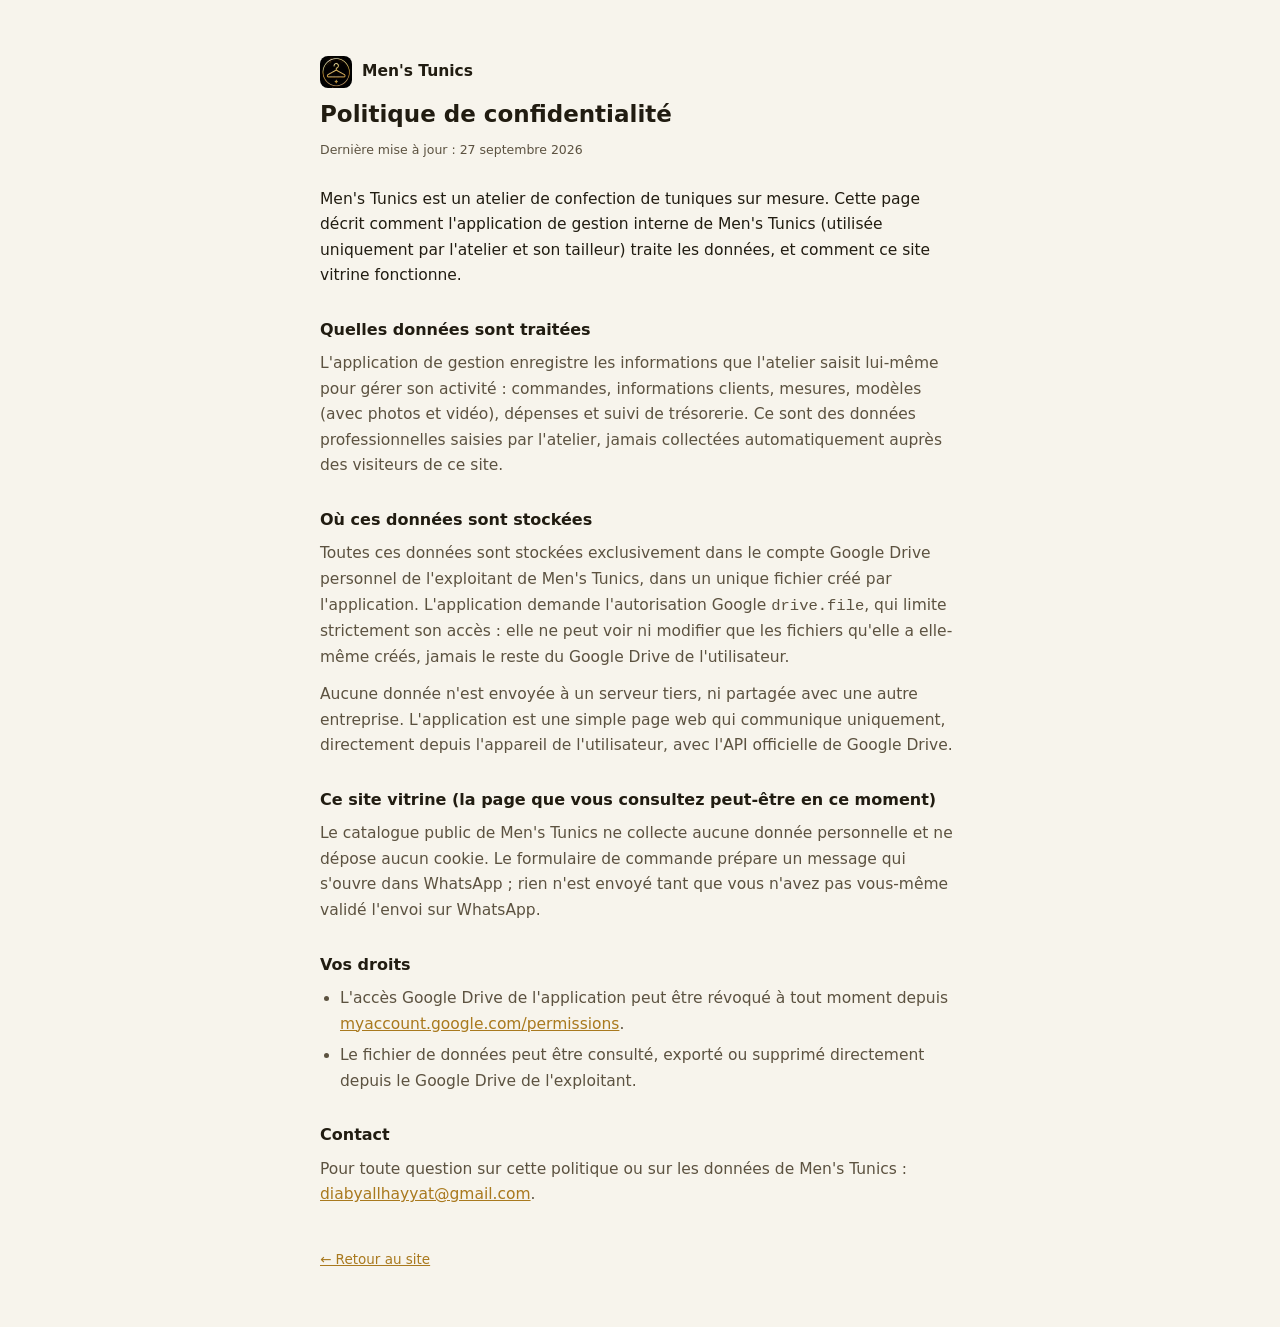
<file: privacy.html>
<!doctype html>
<html lang="fr">
<head>
<meta charset="utf-8">
<meta name="viewport" content="width=device-width,initial-scale=1">
<meta name="color-scheme" content="light dark">
<title>Politique de confidentialité — Men's Tunics</title>
<link rel="icon" href="logo.png">
<style>
:root{
  --bg:#F7F4EC; --surface:#FFFFFF; --ink:#211C11; --ink-2:#5C5240; --line:#E9E1CE; --accent:#A9791E;
  color-scheme:light;
}
@media (prefers-color-scheme:dark){
  :root:not([data-theme="light"]){ --bg:#14110A; --surface:#1E1910; --ink:#F5EFDF; --ink-2:#C9BEA0; --line:#342B18; --accent:#D9AE4E; color-scheme:dark; }
}
:root[data-theme="dark"]{ --bg:#14110A; --surface:#1E1910; --ink:#F5EFDF; --ink-2:#C9BEA0; --line:#342B18; --accent:#D9AE4E; color-scheme:dark; }
*{box-sizing:border-box}
body{margin:0;background:var(--bg);color:var(--ink);font:400 15.5px/1.65 system-ui,-apple-system,"Segoe UI",sans-serif;padding:20px}
.wrap{max-width:640px;margin:0 auto;padding-block:36px}
h1{font-size:23px;margin:0 0 6px}
h2{font-size:16px;margin:28px 0 8px}
p{margin:0 0 12px;color:var(--ink-2)}
p.lead{color:var(--ink)}
ul{margin:0 0 12px;padding-left:20px;color:var(--ink-2)}
li{margin-bottom:6px}
a{color:var(--accent)}
.updated{font-size:12.5px;color:var(--ink-2);margin-bottom:26px}
.brand{display:flex;align-items:center;gap:10px;margin-bottom:8px}
.brand img{width:32px;height:32px;border-radius:8px}
.back{display:inline-block;margin-top:28px;font-size:13.5px}
</style>
</head>
<body>
<div class="wrap">
  <div class="brand"><img src="logo.png" alt=""><b>Men's Tunics</b></div>
  <h1>Politique de confidentialité</h1>
  <p class="updated">Dernière mise à jour : 27 septembre 2026</p>

  <p class="lead">Men's Tunics est un atelier de confection de tuniques sur mesure. Cette page décrit comment l'application de gestion interne de Men's Tunics (utilisée uniquement par l'atelier et son tailleur) traite les données, et comment ce site vitrine fonctionne.</p>

  <h2>Quelles données sont traitées</h2>
  <p>L'application de gestion enregistre les informations que l'atelier saisit lui-même pour gérer son activité : commandes, informations clients, mesures, modèles (avec photos et vidéo), dépenses et suivi de trésorerie. Ce sont des données professionnelles saisies par l'atelier, jamais collectées automatiquement auprès des visiteurs de ce site.</p>

  <h2>Où ces données sont stockées</h2>
  <p>Toutes ces données sont stockées exclusivement dans le compte Google Drive personnel de l'exploitant de Men's Tunics, dans un unique fichier créé par l'application. L'application demande l'autorisation Google <code>drive.file</code>, qui limite strictement son accès : elle ne peut voir ni modifier que les fichiers qu'elle a elle-même créés, jamais le reste du Google Drive de l'utilisateur.</p>
  <p>Aucune donnée n'est envoyée à un serveur tiers, ni partagée avec une autre entreprise. L'application est une simple page web qui communique uniquement, directement depuis l'appareil de l'utilisateur, avec l'API officielle de Google Drive.</p>

  <h2>Ce site vitrine (la page que vous consultez peut-être en ce moment)</h2>
  <p>Le catalogue public de Men's Tunics ne collecte aucune donnée personnelle et ne dépose aucun cookie. Le formulaire de commande prépare un message qui s'ouvre dans WhatsApp ; rien n'est envoyé tant que vous n'avez pas vous-même validé l'envoi sur WhatsApp.</p>

  <h2>Vos droits</h2>
  <ul>
    <li>L'accès Google Drive de l'application peut être révoqué à tout moment depuis <a href="https://myaccount.google.com/permissions" target="_blank" rel="noopener">myaccount.google.com/permissions</a>.</li>
    <li>Le fichier de données peut être consulté, exporté ou supprimé directement depuis le Google Drive de l'exploitant.</li>
  </ul>

  <h2>Contact</h2>
  <p>Pour toute question sur cette politique ou sur les données de Men's Tunics : <a href="mailto:diabyallhayyat@gmail.com">diabyallhayyat@gmail.com</a>.</p>

  <a class="back" href="index.html">&larr; Retour au site</a>
</div>
</body>
</html>
</file>
<file: app/app.css>
:root{
  --bg:#F7F4EC; --surface:#FFFFFF; --surface-2:#F5F0E4; --ink:#211C11; --ink-2:#5C5240; --ink-3:#8C8264;
  --line:#E9E1CE; --line-2:#DACDA9;
  --side:#15120B; --side-ink:#B9AA8C; --side-strong:#FFFFFF; --side-hover:rgba(255,255,255,.06); --side-active:rgba(255,255,255,.12); --side-line:rgba(255,255,255,.10);
  --accent:#A9791E; --accent-hover:#8F6417; --on-accent:#231703; --accent-soft:#F1E4C6;
  --s-eng:#2A78D6; --s-rest:#EB6834; --s-paid:#4A3AA7; --s-in:#1BAF7A;
  --r1:#1C5CAB; --r2:#3987E5; --r3:#86B6EF; --res:#211C11;
  --good:#0CA30C; --good-ink:#006300; --good-bg:#E5F4E5;
  --warn:#FAB219; --warn-ink:#7A5200; --warn-bg:#FFF2D3;
  --crit:#D03B3B; --crit-ink:#A31F1F; --crit-bg:#FCE7E7;
  --cash-bg:#211C11; --cash-ink:#FFFFFF; --cash-ink-2:#C7BC9E;
  --shadow:0 1px 2px rgba(33,28,17,.07),0 12px 32px rgba(33,28,17,.13);
  --scrim:rgba(21,18,11,.5);
  --mono:"DM Mono",ui-monospace,SFMono-Regular,Menlo,Consolas,monospace;
  --serif:"Playfair Display",Georgia,"Times New Roman",serif;
  color-scheme:light;
}
@media (prefers-color-scheme:dark){
  :root:not([data-theme="light"]){
    --bg:#14110A; --surface:#1E1910; --surface-2:#261F13; --ink:#F5EFDF; --ink-2:#C9BEA0; --ink-3:#948A6A;
    --line:#342B18; --line-2:#453A20;
    --side:#0B0906; --side-ink:#B9AA8C;
    --accent:#D9AE4E; --accent-hover:#E6BE66; --on-accent:#241703; --accent-soft:rgba(217,174,78,.16);
    --s-eng:#3987E5; --s-rest:#D95926; --s-paid:#9085E9; --s-in:#199E70;
    --r1:#9EC5F4; --r2:#5598E7; --r3:#256ABF; --res:#F5EFDF;
    --good-ink:#6FD86F; --good-bg:rgba(12,163,12,.18);
    --warn-ink:#FAB219; --warn-bg:rgba(250,178,25,.14);
    --crit-ink:#FF8E8E; --crit-bg:rgba(208,59,59,.22);
    --cash-bg:#F5EFDF; --cash-ink:#211C11; --cash-ink-2:#5C5240;
    --shadow:0 1px 2px rgba(0,0,0,.4),0 12px 32px rgba(0,0,0,.5);
    --scrim:rgba(4,3,1,.66);
    color-scheme:dark;
  }
}
:root[data-theme="dark"]{
  --bg:#14110A; --surface:#1E1910; --surface-2:#261F13; --ink:#F5EFDF; --ink-2:#C9BEA0; --ink-3:#948A6A;
  --line:#342B18; --line-2:#453A20;
  --side:#0B0906; --side-ink:#B9AA8C;
  --accent:#D9AE4E; --accent-hover:#E6BE66; --on-accent:#241703; --accent-soft:rgba(217,174,78,.16);
  --s-eng:#3987E5; --s-rest:#D95926; --s-paid:#9085E9; --s-in:#199E70;
  --r1:#9EC5F4; --r2:#5598E7; --r3:#256ABF; --res:#F5EFDF;
  --good-ink:#6FD86F; --good-bg:rgba(12,163,12,.18);
  --warn-ink:#FAB219; --warn-bg:rgba(250,178,25,.14);
  --crit-ink:#FF8E8E; --crit-bg:rgba(208,59,59,.22);
  --cash-bg:#F5EFDF; --cash-ink:#211C11; --cash-ink-2:#5C5240;
  --shadow:0 1px 2px rgba(0,0,0,.4),0 12px 32px rgba(0,0,0,.5);
  --scrim:rgba(4,3,1,.66);
  color-scheme:dark;
}

*{box-sizing:border-box}
[hidden]{display:none!important}
body{margin:0;background:var(--bg);color:var(--ink);font:400 14px/1.45 "Figtree",system-ui,-apple-system,"Segoe UI",sans-serif;-webkit-font-smoothing:antialiased;min-height:100%}
button,input,select,textarea{font:inherit;color:inherit}
button{cursor:pointer}
h1,h2,h3,h4,p{margin:0}
h1,h2,h3{text-wrap:balance}
.mono{font-family:var(--mono);font-size:.88em;letter-spacing:-.01em}
.num{font-variant-numeric:tabular-nums;white-space:nowrap}
.muted{color:var(--ink-2)}
.ic{width:18px;height:18px;flex:none;stroke:currentColor;fill:none;stroke-width:1.8;stroke-linecap:round;stroke-linejoin:round}
.ic.sm{width:15px;height:15px}
:focus-visible{outline:2px solid var(--accent);outline-offset:2px}
@media (prefers-reduced-motion:reduce){*{animation:none!important;transition:none!important}}

/* ---------- shell ---------- */
.shell{display:grid;grid-template-columns:248px minmax(0,1fr);min-height:100dvh}
.side{position:sticky;top:env(safe-area-inset-top,0px);align-self:start;height:100dvh;background:var(--side);color:var(--side-ink);padding:22px 14px 18px;display:flex;flex-direction:column;gap:24px;overflow-y:auto}
.brand{display:flex;align-items:center;gap:12px;padding:0 8px}
.logo{width:38px;height:38px;border-radius:11px;background:#000;display:grid;place-items:center;flex:none;overflow:hidden}
.logo img{width:100%;height:100%;object-fit:cover}
.brand b{display:block;color:var(--side-strong);font-family:var(--serif);font-size:17px;font-weight:700;letter-spacing:.01em}
.brand small{font-size:11px;color:var(--side-ink);letter-spacing:.06em;text-transform:uppercase}
.nav{display:flex;flex-direction:column;gap:2px}
.nav button{display:flex;align-items:center;gap:12px;width:100%;padding:10px 12px;border:0;border-radius:10px;background:none;color:var(--side-ink);font-weight:600;font-size:14px;text-align:left}
.nav button:hover{background:var(--side-hover);color:var(--side-strong)}
.nav button[aria-current="page"]{background:var(--side-active);color:var(--side-strong)}
.nav .badge{margin-left:auto;background:var(--crit);color:#fff;border-radius:999px;font-size:11px;font-weight:700;padding:1px 7px}
.nav-label{font-size:11px;letter-spacing:.09em;text-transform:uppercase;color:var(--side-ink);opacity:.7;padding:0 12px;margin-bottom:4px}
.rule{margin-top:auto;border:1px solid var(--side-line);border-radius:12px;padding:14px;font-size:12.5px;line-height:1.5;color:var(--side-ink)}
.rule b{display:block;color:var(--side-strong);font-size:11px;letter-spacing:.09em;text-transform:uppercase;margin-bottom:8px}
.rule div{display:flex;align-items:center;gap:8px;padding:2px 0}
.rule .ne{font-weight:700;color:var(--side-strong)}
.sync{display:flex;align-items:center;gap:8px;font-size:12px;padding:0 8px}
.sync i{width:8px;height:8px;border-radius:50%;background:var(--s-in);flex:none}
.sync.local i{background:var(--warn)}

.main{padding:30px 40px 72px;width:100%;max-width:1360px;margin:0 auto}
.topbar{display:none}
.tabbar{display:none}
.fab{display:none}

/* ---------- page head ---------- */
.head{display:flex;justify-content:space-between;align-items:flex-end;gap:16px;flex-wrap:wrap;margin-bottom:24px}
.head h1{font-family:var(--serif);font-size:30px;font-weight:700;letter-spacing:-.01em;line-height:1.15}
.head p{color:var(--ink-2);margin-top:4px}
.actions{display:flex;gap:8px;flex-wrap:wrap}

/* ---------- controls ---------- */
.btn{height:38px;padding:0 14px;border-radius:10px;border:1px solid var(--line-2);background:var(--surface);color:var(--ink);font-weight:600;font-size:13px;display:inline-flex;align-items:center;justify-content:center;gap:8px;white-space:nowrap;transition:background .12s,border-color .12s}
.btn:hover{background:var(--surface-2);border-color:var(--ink-3)}
.btn.primary{background:var(--accent);border-color:var(--accent);color:var(--on-accent)}
.btn.primary:hover{background:var(--accent-hover);border-color:var(--accent-hover)}
.btn.sm{height:30px;padding:0 10px;font-size:12px;border-radius:8px}
.btn.lg{height:50px;padding:0 20px;font-size:14.5px;width:100%}

/* ---------- écran de connexion / choix du rôle ---------- */
.gate{min-height:100dvh;display:flex;align-items:center;justify-content:center;padding:24px}
.gate-card{max-width:360px;width:100%;text-align:center;background:var(--surface);border:1px solid var(--line-2);border-radius:16px;padding:28px 22px}
.gate-card h2{font-family:var(--serif);font-size:22px;margin-bottom:8px}
.gate-card .muted{color:var(--ink-2);font-size:13.5px;line-height:1.5}
.btn.danger{color:var(--crit-ink);border-color:var(--line-2)}
.btn.danger:hover{background:var(--crit-bg);border-color:var(--crit)}
.btn.solid-danger{background:var(--crit);border-color:var(--crit);color:#fff}
.btn.ghost{border-color:transparent;background:none}
.btn.ghost:hover{background:var(--surface-2)}
.icon-btn{width:34px;height:34px;border-radius:9px;border:0;background:none;display:grid;place-items:center;color:var(--ink-2)}
.icon-btn:hover{background:var(--surface-2);color:var(--ink)}
.chips{display:flex;gap:6px;flex-wrap:wrap}
.chip{height:32px;padding:0 12px;border-radius:999px;border:1px solid var(--line-2);background:var(--surface);font-weight:600;font-size:12.5px;color:var(--ink-2);display:inline-flex;align-items:center;gap:6px}
.chip:hover{border-color:var(--ink-3);color:var(--ink)}
.chip[aria-pressed="true"]{background:var(--ink);border-color:var(--ink);color:var(--bg)}
.chip small{font-weight:600;opacity:.7}
.field-search{position:relative;flex:1;min-width:200px;max-width:340px}
.field-search svg{position:absolute;left:11px;top:50%;transform:translateY(-50%);color:var(--ink-3)}
.field-search input{padding-left:36px}
input,select,textarea{width:100%;height:40px;padding:0 12px;border:1px solid var(--line-2);border-radius:10px;background:var(--surface);color:var(--ink)}
textarea{height:auto;min-height:72px;padding:10px 12px;resize:vertical}
input:focus,select:focus,textarea:focus{outline:2px solid var(--accent);outline-offset:0;border-color:var(--accent)}
select{appearance:none;background-image:url("data:image/svg+xml,%3Csvg xmlns='http://www.w3.org/2000/svg' width='12' height='8' viewBox='0 0 12 8'%3E%3Cpath d='m1 1.5 5 5 5-5' fill='none' stroke='%238C8264' stroke-width='1.8' stroke-linecap='round' stroke-linejoin='round'/%3E%3C/svg%3E");background-repeat:no-repeat;background-position:right 12px center;padding-right:34px}
.toolbar{display:flex;gap:10px;align-items:center;flex-wrap:wrap;margin-bottom:16px}
.toolbar select{width:auto;min-width:170px;height:34px;border-radius:999px;font-weight:600;font-size:12.5px}
.toolbar .field-search input{height:34px;border-radius:999px}
.seg{display:inline-flex;background:var(--surface-2);border:1px solid var(--line);border-radius:10px;padding:3px;gap:2px}
.seg button{border:0;background:none;padding:6px 12px;border-radius:7px;font-weight:600;font-size:12.5px;color:var(--ink-2)}
.seg button[aria-pressed="true"]{background:var(--surface);color:var(--ink);box-shadow:0 1px 2px rgba(20,24,58,.12)}

/* ---------- cards & layout ---------- */
.card{background:var(--surface);border:1px solid var(--line);border-radius:16px;padding:22px}
.card-h{display:flex;justify-content:space-between;align-items:flex-start;gap:12px;margin-bottom:16px}
.card-h>div:first-child{min-width:0}
.card-h h3{font-size:16px;font-weight:700;letter-spacing:-.01em}
.card-h p{font-size:12.5px;color:var(--ink-2);margin-top:2px}
.g2,.g21,.g3{display:grid;gap:16px}
.g2{grid-template-columns:repeat(2,minmax(0,1fr))}
.g21{grid-template-columns:minmax(0,1.4fr) minmax(0,1fr)}
.g3{grid-template-columns:repeat(3,minmax(0,1fr))}
.mt{margin-top:16px}
.banner{display:flex;gap:12px;align-items:center;justify-content:space-between;flex-wrap:wrap;padding:12px 16px;border-radius:12px;background:var(--warn-bg);color:var(--warn-ink);font-weight:600;margin-bottom:16px}
.banner.info{background:var(--accent-soft);color:var(--ink)}
.banner span{display:flex;gap:10px;align-items:center;flex:1;min-width:240px}

/* ---------- tiles ---------- */
.tiles{display:grid;grid-template-columns:repeat(5,minmax(0,1fr));gap:12px}
.tiles.t3{grid-template-columns:repeat(3,minmax(0,1fr))}
.tile{background:var(--surface);border:1px solid var(--line);border-radius:14px;padding:16px 16px 14px;display:flex;flex-direction:column;gap:6px;min-width:0}
.tile .lab{display:flex;align-items:center;gap:8px;font-size:11px;font-weight:700;letter-spacing:.09em;text-transform:uppercase;color:var(--ink-2)}
.tile .lab i{width:9px;height:9px;border-radius:3px;background:var(--k);flex:none}
.tile .val{font-size:28px;font-weight:700;letter-spacing:-.025em;line-height:1.1}
.tile .val small{font-size:13px;font-weight:600;color:var(--ink-2);letter-spacing:0;margin-left:4px}
.tile .note{font-size:12px;color:var(--ink-2);line-height:1.4}
.tile.cash{background:var(--cash-bg);border-color:var(--cash-bg);color:var(--cash-ink)}
.tile.cash .lab,.tile.cash .note,.tile.cash .val small{color:var(--cash-ink-2)}

/* ---------- key/value ---------- */
.kv{display:flex;flex-direction:column;margin-top:14px}
.kv div{display:flex;justify-content:space-between;align-items:baseline;gap:12px;padding:8px 0;border-top:1px solid var(--line)}
.kv div:first-child{border-top:0}
.kv dt{color:var(--ink-2)}
.kv dd{margin:0;font-weight:600;font-variant-numeric:tabular-nums;white-space:nowrap}
.kv .tot{border-top:1px solid var(--line-2)}
.kv .tot dt{color:var(--ink);font-weight:700}
.kv .tot dd{font-weight:700;font-size:15px}
.kv .tiny dt,.kv .tiny dd{font-size:12.5px;font-weight:500}
.neg{color:var(--crit-ink)}

/* ---------- stacked bar & legend ---------- */
.stack{display:flex;gap:2px;height:22px;border-radius:0}
.stack i{display:block;min-width:3px}
.stack i:first-child{border-radius:0}
.stack i:last-child{border-radius:0 5px 5px 0}
.legend{display:flex;flex-wrap:wrap;gap:6px 16px;margin:12px 0 0;font-size:12.5px;color:var(--ink-2)}
.legend span{display:inline-flex;align-items:center;gap:7px}
.legend i{width:10px;height:10px;border-radius:3px;background:var(--k);flex:none}
.hbars{display:flex;flex-direction:column;gap:14px;margin-top:18px}
.hbar{display:grid;grid-template-columns:96px minmax(0,1fr) 92px;align-items:center;gap:12px}
.hbar .n{font-weight:600;display:flex;align-items:center;gap:8px}
.hbar .n i{width:9px;height:9px;border-radius:3px;background:var(--k);flex:none}
.hbar .t{height:16px;display:flex;gap:2px}
.hbar .t i{display:block;background:var(--k);border-radius:0 5px 5px 0;min-width:3px}
.hbar .v{text-align:right;font-weight:700;font-variant-numeric:tabular-nums;white-space:nowrap}

.cbars{display:flex;flex-direction:column;gap:16px}
.cb{display:grid;grid-template-columns:150px minmax(0,1fr);gap:4px 14px;align-items:center}
.cb .nm{font-weight:600}
.cb .plot{display:flex;align-items:center;gap:10px;min-width:0}
.cb .wrap{flex:1;min-width:0}
.cb .trk{display:flex;gap:2px;height:16px}
.cb .trk i{display:block;min-width:3px}
.cb .trk i:last-child{border-radius:0 5px 5px 0}
.cb .val{width:82px;text-align:right;font-weight:700;font-variant-numeric:tabular-nums;white-space:nowrap}
.cb .sb{grid-column:2;font-size:12px;color:var(--ink-2);margin-top:-2px}
.paid{background:var(--s-paid)}
.rest{background:var(--s-rest)}
.eng{background:var(--s-eng)}
.inc{background:var(--s-in)}
.mbar{display:block;height:6px;border-radius:99px;background:var(--line);overflow:hidden;min-width:60px}
.mbar i{display:block;height:100%;border-radius:99px}

.tblwrap{overflow-x:auto}
table.t{width:100%;border-collapse:collapse;font-variant-numeric:tabular-nums}
table.t th,table.t td{padding:9px 10px;border-top:1px solid var(--line);text-align:right;white-space:nowrap}
table.t th:first-child,table.t td:first-child{text-align:left}
table.t thead th{border-top:0;font-size:11.5px;letter-spacing:.06em;text-transform:uppercase;color:var(--ink-2);font-weight:700}
table.t tbody tr.b td{font-weight:700}
table.t td.sel,table.t th.sel{background:var(--accent-soft)}

/* ---------- bridge ---------- */
.bridge{display:grid;grid-template-columns:minmax(0,1fr) auto minmax(0,1fr) auto minmax(0,1fr) auto minmax(0,1fr);align-items:stretch;gap:10px;margin-top:6px}
.bridge .op{display:grid;place-items:center;font-size:22px;font-weight:600;color:var(--ink-3)}
.bx{border:1px solid var(--line);border-radius:12px;padding:12px 14px;background:var(--surface-2);min-width:0}
.bx small{display:block;font-size:11px;font-weight:700;letter-spacing:.08em;text-transform:uppercase;color:var(--ink-2)}
.bx b{display:block;font-size:22px;letter-spacing:-.02em;margin-top:2px;font-variant-numeric:tabular-nums}
.bx span{font-size:12px;color:var(--ink-2)}
.bx.res{background:var(--ink);border-color:var(--ink);color:var(--bg)}
.bx.res small,.bx.res span{color:var(--bg);opacity:.75}

/* ---------- pills ---------- */
.pill{display:inline-flex;align-items:center;gap:6px;height:24px;padding:0 9px 0 7px;border-radius:999px;font-size:12px;font-weight:700;white-space:nowrap}
.pill svg{width:14px;height:14px}
.pill.good{background:var(--good-bg);color:var(--good-ink)}
.pill.warn{background:var(--warn-bg);color:var(--warn-ink)}
.pill.crit{background:var(--crit-bg);color:var(--crit-ink)}
.pill.ink{background:var(--surface-2);color:var(--ink-2);border:1px solid var(--line)}
.statut-sel{width:auto;height:24px;padding:0 24px 0 9px;border-radius:999px;border:1px solid transparent;font-size:12px;font-weight:700;background-color:var(--surface-2);color:var(--ink-2);background-repeat:no-repeat;background-position:right 8px center;background-size:8px 6px}
.statut-sel.warn{background-color:var(--warn-bg);color:var(--warn-ink)}
.statut-sel.good{background-color:var(--good-bg);color:var(--good-ink)}
.statut-sel.crit{background-color:var(--crit-bg);color:var(--crit-ink)}
.statut-sel.ink{border-color:var(--line)}
.delta{display:inline-flex;align-items:center;gap:4px;font-weight:700;font-variant-numeric:tabular-nums}
.delta.up{color:var(--good-ink)}
.delta.down{color:var(--crit-ink)}

/* ---------- lists / rows ---------- */
.list{display:flex;flex-direction:column}
.lrow{display:grid;grid-template-columns:minmax(0,1fr) auto auto;gap:12px;align-items:center;padding:12px 0;border-top:1px solid var(--line)}
.lrow:first-child{border-top:0}
.lrow b{font-weight:600;display:block;overflow:hidden;text-overflow:ellipsis;white-space:nowrap}
.lrow span.s{display:block;font-size:12.5px;color:var(--ink-2);overflow:hidden;text-overflow:ellipsis;white-space:nowrap}
.lrow .amt{font-weight:700;font-variant-numeric:tabular-nums;text-align:right;white-space:nowrap}
.empty{padding:22px 8px;text-align:center;color:var(--ink-2)}
.empty b{display:block;color:var(--ink);margin-bottom:2px}

.table{background:var(--surface);border:1px solid var(--line);border-radius:16px;overflow:hidden}
.trow{display:grid;align-items:center;gap:14px;padding:12px 18px;border-top:1px solid var(--line);cursor:pointer}
.trow:first-child{border-top:0}
.trow:hover:not(.th):not(.tf){background:var(--surface-2)}
.trow.th{cursor:default;background:var(--surface-2);font-size:11.5px;font-weight:700;letter-spacing:.07em;text-transform:uppercase;color:var(--ink-2);padding-block:10px}
.trow.tf{cursor:default;background:var(--surface-2);font-weight:700}
.dep{grid-template-columns:64px minmax(200px,2fr) 100px 150px 100px 158px 78px}
.mov{grid-template-columns:40px minmax(200px,1fr) 130px 120px}
.r{text-align:right}
.c-main b{display:block;font-weight:600;overflow:hidden;text-overflow:ellipsis;white-space:nowrap}
.c-main span{display:block;font-size:12.5px;color:var(--ink-2);overflow:hidden;text-overflow:ellipsis;white-space:nowrap}
.c-paid{display:flex;flex-direction:column;gap:5px;align-items:flex-end}
.dl{display:none}
.mvi{width:34px;height:34px;border-radius:50%;display:grid;place-items:center;color:var(--ink)}
.mvi.in{background:color-mix(in srgb,var(--s-in) 20%,var(--surface))}
.mvi.out{background:color-mix(in srgb,var(--s-paid) 18%,var(--surface))}

/* ---------- commande cards ---------- */
.cards{display:grid;grid-template-columns:repeat(auto-fill,minmax(330px,1fr));gap:16px}
.cmd{background:var(--surface);border:1px solid var(--line);border-radius:16px;padding:18px;display:flex;flex-direction:column;gap:14px;cursor:pointer;text-align:left;transition:border-color .12s,box-shadow .12s}
.cmd:hover{border-color:var(--line-2);box-shadow:var(--shadow)}
.cmd header{display:flex;justify-content:space-between;align-items:center;gap:8px;color:var(--ink-2);font-size:12.5px}
.cmd h4{font-size:17px;font-weight:700;letter-spacing:-.01em}
.cmd .price{font-size:26px;font-weight:700;letter-spacing:-.025em;font-variant-numeric:tabular-nums}
.cmd .price small{font-size:12px;font-weight:600;color:var(--ink-2);letter-spacing:0;margin-left:6px}
.cmd .ml{display:flex;justify-content:space-between;font-size:12.5px;color:var(--ink-2);margin-bottom:5px}
.cmd .ml b{color:var(--ink);font-weight:700;font-variant-numeric:tabular-nums}
.cmd footer{display:grid;grid-template-columns:1fr auto;gap:10px;border-top:1px solid var(--line);padding-top:12px;font-size:12.5px;color:var(--ink-2)}
.cmd footer div{display:flex;flex-direction:column;gap:2px}
.cmd footer b{font-size:14px}

/* ---------- bridge & alerts ---------- */
.alert{display:flex;gap:10px;align-items:flex-start;padding:10px 0;border-top:1px solid var(--line)}
.alert:first-child{border-top:0}
.alert svg{color:var(--crit-ink);margin-top:2px}
.alert b{display:block;font-weight:600}

/* ---------- overlay: drawer, modal, toast, tip ---------- */
.scrim{position:fixed;inset:0;background:var(--scrim);z-index:50;animation:fade .15s ease-out}
.drawer{position:fixed;top:0;right:0;bottom:0;width:min(560px,100%);background:var(--surface);z-index:51;box-shadow:var(--shadow);display:flex;flex-direction:column;animation:slide .18s ease-out;padding-top:env(safe-area-inset-top,0px)}
.drawer>header{display:flex;justify-content:space-between;align-items:flex-start;gap:12px;padding:20px 24px 14px;border-bottom:1px solid var(--line)}
.drawer>header h2{font-size:20px;font-weight:700;letter-spacing:-.02em}
.drawer>header p{color:var(--ink-2);font-size:13px;margin-top:2px}
.drawer .body{padding:20px 24px 28px;overflow-y:auto;display:flex;flex-direction:column;gap:22px;flex:1}
.drawer h3{font-size:13px;letter-spacing:.07em;text-transform:uppercase;color:var(--ink-2);font-weight:700;margin-bottom:8px;display:flex;justify-content:space-between;align-items:center;gap:8px}
.callout{border-radius:12px;padding:14px 16px;background:var(--accent-soft);line-height:1.5}
.callout b{font-weight:700}
.dstats{display:grid;grid-template-columns:repeat(3,minmax(0,1fr));gap:10px}
.dstats div{border:1px solid var(--line);border-radius:12px;padding:10px 12px;background:var(--surface-2)}
.dstats small{display:block;font-size:11px;font-weight:700;letter-spacing:.07em;text-transform:uppercase;color:var(--ink-2)}
.dstats b{display:block;font-size:18px;letter-spacing:-.01em;margin-top:2px;font-variant-numeric:tabular-nums}
.modal-wrap{position:fixed;inset:0;z-index:60;display:grid;place-items:center;padding:16px}
.modal{position:relative;z-index:61;width:min(640px,100%);max-height:calc(100dvh - 32px);overflow:auto;background:var(--surface);border-radius:18px;box-shadow:var(--shadow);animation:pop .16s ease-out}
.modal>header{display:flex;justify-content:space-between;align-items:center;padding:18px 22px 6px}
.modal>header h2{font-size:19px;font-weight:700;letter-spacing:-.02em}
.modal .fields{padding:10px 22px;display:grid;grid-template-columns:repeat(2,minmax(0,1fr));gap:14px}
.fld{display:flex;flex-direction:column;gap:6px;min-width:0}
.fld.span2{grid-column:1/-1}
.fld>span{font-weight:600;font-size:12.5px;color:var(--ink-2)}
.fld>em{font-style:normal;font-size:12px;color:var(--ink-3)}
.fld .err{color:var(--crit-ink);font-size:12px;font-weight:600}
.fld.bad input,.fld.bad select{border-color:var(--crit)}
.sect{grid-column:1/-1;font-size:11.5px;font-weight:700;letter-spacing:.08em;text-transform:uppercase;color:var(--ink-2);border-top:1px solid var(--line);padding-top:14px;margin-top:4px}
.preview{margin:4px 22px 6px;padding:12px 14px;border-radius:12px;background:var(--surface-2);border:1px solid var(--line);font-size:13px;line-height:1.5}
.preview:empty{display:none}
.preview .warnline{color:var(--warn-ink);font-weight:600;display:flex;gap:6px;align-items:flex-start;margin-top:6px}
.preview .kvl{display:flex;justify-content:space-between;gap:12px}
.preview .kvl b{font-variant-numeric:tabular-nums}
.modal>footer{display:flex;justify-content:space-between;gap:10px;padding:14px 22px 20px;flex-wrap:wrap}
.modal>footer .r{display:flex;gap:8px;margin-left:auto}
.confirm{padding:22px}
.confirm h2{font-size:18px;font-weight:700;margin-bottom:8px}
.confirm p{color:var(--ink-2);line-height:1.5}
.confirm .r{display:flex;gap:8px;justify-content:flex-end;flex-wrap:wrap;margin-top:20px}
#toast{position:fixed;left:50%;bottom:calc(24px + env(safe-area-inset-bottom,0px));transform:translateX(-50%);z-index:80;background:var(--ink);color:var(--bg);padding:11px 16px;border-radius:12px;font-weight:600;box-shadow:var(--shadow);max-width:calc(100% - 32px);display:flex;gap:10px;align-items:center}
#tip{position:fixed;z-index:90;pointer-events:none;background:var(--ink);color:var(--bg);padding:8px 11px;border-radius:9px;font-size:12.5px;line-height:1.45;max-width:260px;box-shadow:var(--shadow)}
@keyframes fade{from{opacity:0}to{opacity:1}}
@keyframes slide{from{transform:translateX(24px);opacity:0}to{transform:none;opacity:1}}
@keyframes pop{from{transform:translateY(8px) scale(.98);opacity:0}to{transform:none;opacity:1}}

/* ---------- loading ---------- */
.skel{display:grid;gap:14px}
.skel i{display:block;height:92px;border-radius:14px;background:linear-gradient(90deg,var(--line),var(--surface-2),var(--line));background-size:200% 100%;animation:shim 1.4s linear infinite}
@keyframes shim{to{background-position:-200% 0}}

/* ---------- monthly ---------- */
.mnav{display:inline-flex;align-items:center;gap:6px;background:var(--surface);border:1px solid var(--line);border-radius:12px;padding:4px}
.mnav b{min-width:150px;text-align:center;font-size:15px;text-transform:capitalize}
.lvl{display:flex;flex-direction:column}
.lvl .tag{display:inline-flex;align-self:flex-start;font-size:11px;font-weight:700;letter-spacing:.09em;text-transform:uppercase;color:var(--ink-2);margin-bottom:6px}
.chartbox svg{display:block;width:100%;height:auto;overflow:visible}
.chartbox text{font-family:"Figtree",system-ui,sans-serif;font-size:11px;fill:var(--ink-3)}
.chartbox .grid{stroke:var(--line);stroke-width:1}
.chartbox .axis{stroke:var(--line-2);stroke-width:1}
.chartbox .band{fill:var(--accent-soft)}

/* ---------- répartition d’une dépense sur plusieurs commandes ---------- */
.reprow{display:grid;grid-template-columns:minmax(0,1.6fr) minmax(0,1fr) 36px;gap:8px;margin-bottom:8px;align-items:center}
.reprow select,.reprow input{height:38px}

/* ---------- choix de modèle(s) sur une commande ---------- */
.modele-list{display:flex;flex-direction:column;gap:6px;max-height:280px;overflow-y:auto;border:1px solid var(--line);border-radius:12px;padding:6px;background:var(--surface-2)}
.modele-pick{display:flex;align-items:center;gap:10px;padding:6px;border-radius:9px;cursor:pointer;transition:background .15s}
.modele-pick:hover{background:var(--surface)}
.modele-pick input[type="checkbox"]{width:18px;height:18px;flex:none;accent-color:var(--accent)}
.modele-pick img,.modele-pick .ph{width:40px;height:40px;border-radius:9px;object-fit:cover;flex:none;background:var(--surface)}
.modele-pick .nm{display:flex;flex-direction:column;gap:1px;min-width:0}
.modele-pick .nm b{font-weight:600;font-size:13.5px;overflow:hidden;text-overflow:ellipsis;white-space:nowrap}
.modele-pick .nm small{font-size:12px;color:var(--ink-2)}

/* ---------- photos / vidéo d'un modèle (formulaire) ---------- */
.modele-photo-strip{display:flex;flex-wrap:wrap;gap:8px;margin-top:6px}
.modele-thumb{position:relative;width:64px;height:64px;border-radius:10px;overflow:hidden;background:var(--surface-2);border:1px solid var(--line);flex:none}
.modele-thumb img{width:100%;height:100%;object-fit:cover;display:block}
.modele-thumb-x{position:absolute;top:2px;right:2px;width:20px;height:20px;border-radius:50%;border:0;background:rgba(0,0,0,.55);color:#fff;display:grid;place-items:center;padding:0;cursor:pointer}
.modele-thumb-x .ic{width:12px;height:12px}
.modele-thumb-add{display:grid;place-items:center;cursor:pointer;color:var(--ink-2);border:1px dashed var(--line-2)}
.modele-thumb-add input{position:absolute;inset:0;opacity:0;cursor:pointer;width:100%;height:100%}
.modele-thumb-busy{width:100%;height:100%;background:linear-gradient(90deg,var(--line),var(--surface-2),var(--line));background-size:200% 100%;animation:shim 1.4s linear infinite}
.modele-video-wrap{position:relative;max-width:220px;margin-top:6px}
.modele-video-wrap video{width:100%;border-radius:10px;display:block;background:#000}
.modele-video-wrap .modele-thumb-x{top:6px;right:6px}

/* ---------- alerte de livraison ---------- */
.crit-card{border-color:var(--crit);background:var(--crit-bg)}
.crit-card h3{color:var(--crit-ink);display:flex;align-items:center;gap:8px}
.crit-card h3 svg{color:var(--crit-ink)}
.crit-card .lrow{border-top-color:rgba(160,40,40,.18)}

/* ---------- paramètres ---------- */
.catrow{display:grid;grid-template-columns:minmax(0,1.4fr) minmax(0,1fr) minmax(0,1fr) 36px;gap:8px;margin-bottom:8px;align-items:center}
.catrow .icon-btn:disabled{opacity:.35;cursor:not-allowed}
.fields1{max-width:320px}

/* ---------- responsive ---------- */
@media (max-width:1180px){
  .tiles{grid-template-columns:repeat(3,minmax(0,1fr))}
  .g3{grid-template-columns:1fr}
  .dep{grid-template-columns:64px minmax(180px,2fr) 96px 130px 96px 150px 74px}
}
@media (max-width:980px){
  .g2,.g21{grid-template-columns:1fr}
  .bridge{grid-template-columns:1fr;gap:6px}
  .bridge .op{height:22px;font-size:18px}
}
@media (max-width:900px){
  .shell{display:block}
  .side{display:none}
  .main{padding:12px 16px 120px}
  .topbar{display:flex;align-items:center;justify-content:space-between;padding:8px 0 14px}
  .topbar .brand{padding:0}
  .topbar .brand b{color:var(--ink);font-size:15px}
  .topbar .brand small{color:var(--ink-2)}
  .tabbar{display:flex;position:fixed;left:0;right:0;bottom:0;z-index:40;background:var(--surface);border-top:1px solid var(--line);padding:6px 6px calc(6px + env(safe-area-inset-bottom,0px))}
  .tabbar button{flex:1;display:flex;flex-direction:column;align-items:center;gap:3px;padding:6px 2px;border:0;background:none;color:var(--ink-2);font-size:10.5px;font-weight:600;border-radius:10px;min-width:0}
  .tabbar button[aria-current="page"]{color:var(--accent)}
  .fab{display:grid;place-items:center;position:fixed;right:16px;bottom:calc(76px + env(safe-area-inset-bottom,0px));width:54px;height:54px;border-radius:50%;border:0;background:var(--accent);color:var(--on-accent);box-shadow:var(--shadow);z-index:39}
  .fab svg{width:24px;height:24px}
  .head h1{font-size:24px}
  .head .actions{display:none}
  .toolbar .field-search{max-width:none}
}
@media (max-width:720px){
  .tiles{grid-template-columns:repeat(2,minmax(0,1fr))}
  .tiles .tile:last-child{grid-column:1/-1}
  .tiles.t3{grid-template-columns:1fr}
  .catrow{grid-template-columns:1fr 1fr 36px}
  .catrow input{grid-column:1/-1}
  .reprow{grid-template-columns:1fr 36px}
  .reprow select{grid-column:1/-1}
  .tile .val{font-size:23px}
  .card{padding:16px}
  .cb{grid-template-columns:1fr}
  .cb .sb{grid-column:1}
  .hbar{grid-template-columns:82px minmax(0,1fr) 78px}
  .cards{grid-template-columns:1fr}
  .modal-wrap{align-items:end;padding:0}
  .modal{border-radius:18px 18px 0 0;max-height:92dvh;width:100%}
  .modal .fields{grid-template-columns:1fr}
  .dstats{grid-template-columns:1fr 1fr 1fr}
  .drawer{width:100%}
  /* liste dépenses -> cartes */
  .trow.th{display:none}
  .dep{grid-template-columns:minmax(0,1fr) auto;grid-template-areas:"main stat" "eng rest" "paid paid" "act act";gap:8px 12px;padding:14px 16px}
  .dep .c-date{display:none}
  .dep .c-main{grid-area:main;min-width:0}
  .dep .c-main b,.dep .c-main span{white-space:normal;overflow:visible;text-overflow:clip}
  .card-h{flex-wrap:wrap}
  .card-h>div:first-child{flex:1 1 180px;min-width:0}
  .dep .c-stat{grid-area:stat;justify-self:end}
  .dep .c-eng{grid-area:eng}
  .dep .c-rest{grid-area:rest;text-align:right}
  .dep .c-paid{grid-area:paid;align-items:stretch}
  .dep .c-act{grid-area:act}
  .dep .c-act .btn{width:100%}
  .dl{display:block;font-size:11px;font-weight:700;letter-spacing:.07em;text-transform:uppercase;color:var(--ink-2)}
  .mov{grid-template-columns:40px minmax(0,1fr) auto;grid-template-areas:"i main amt" "i main bal"}
  .mov .mvi{grid-area:i}
  .mov .c-main{grid-area:main}
  .mov .c-amt{grid-area:amt}
  .mov .c-bal{grid-area:bal;font-size:12px;color:var(--ink-2)}
  .mov .c-date,.mov .c-mode{display:none}
}
</file>
